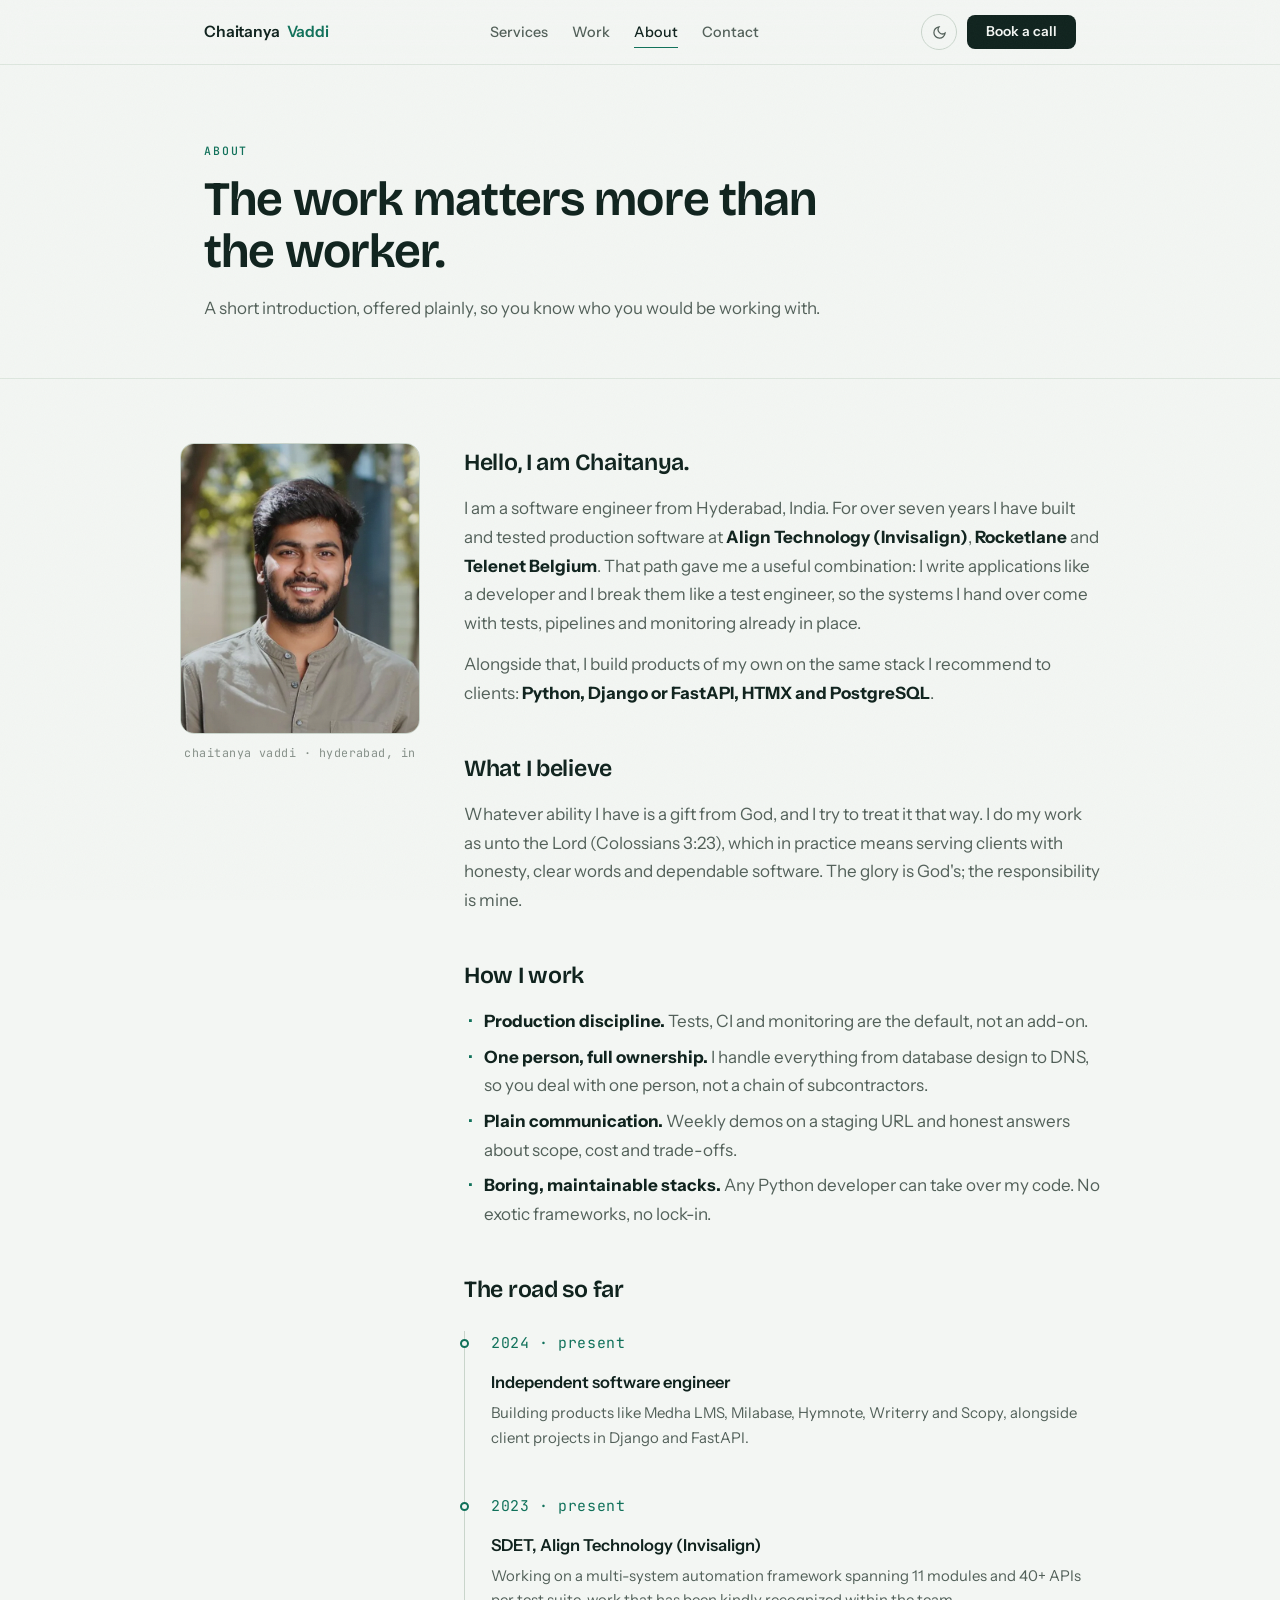
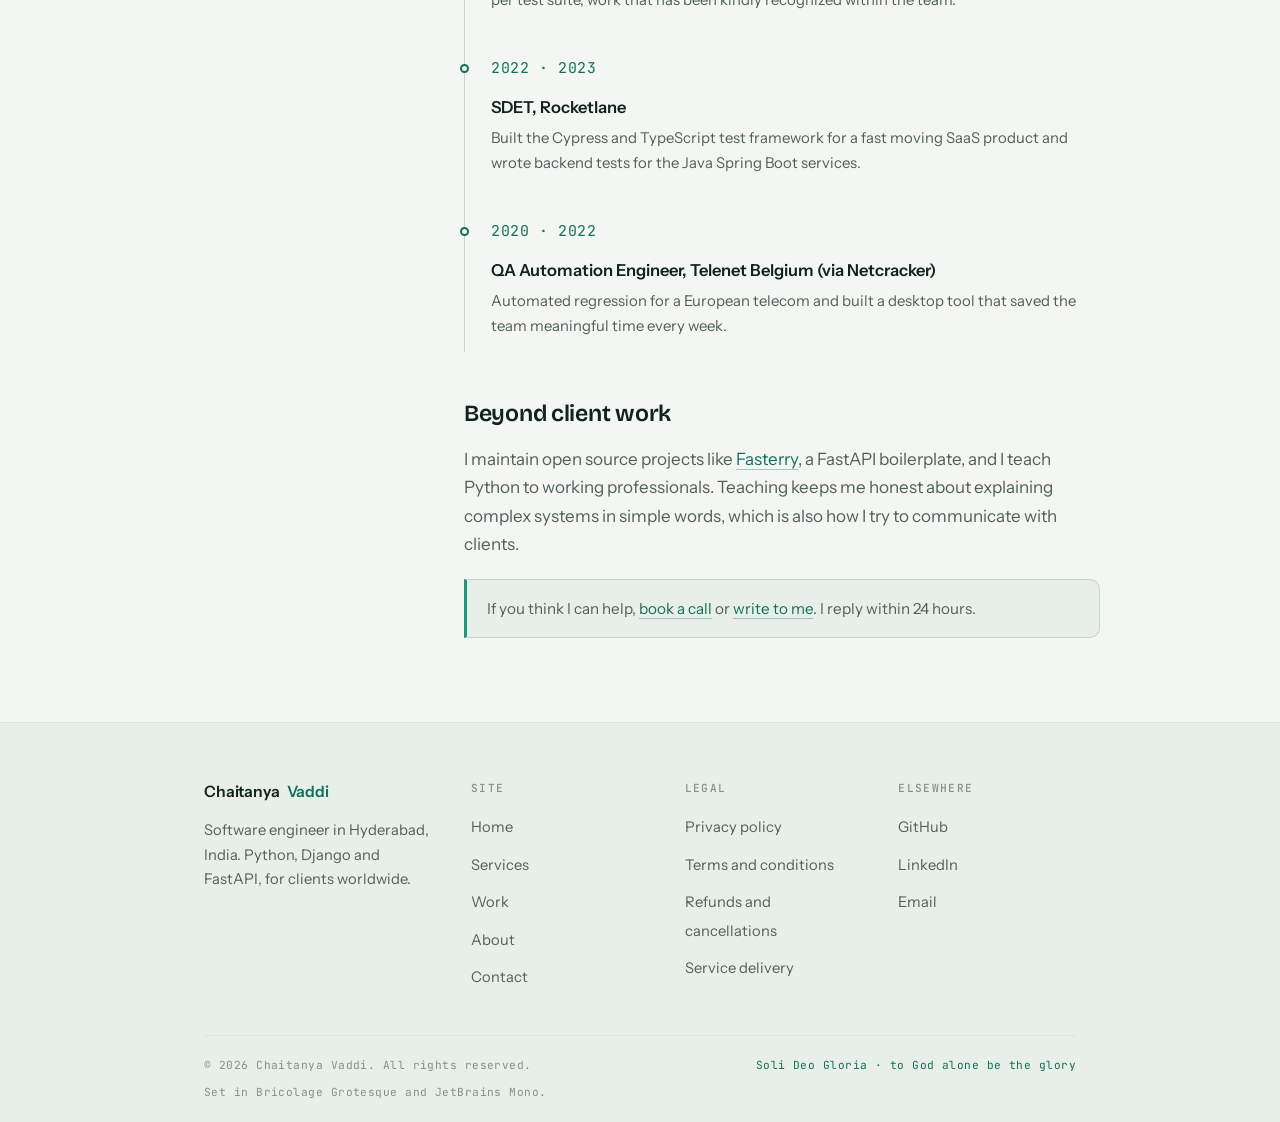
<file: about.html>
<!DOCTYPE html>
<html lang="en">
<head>
  <meta charset="UTF-8">
  <meta name="viewport" content="width=device-width, initial-scale=1.0">
  <title>About Chaitanya Vaddi | Software Engineer, Hyderabad</title>
  <meta name="description" content="Chaitanya Vaddi is a software engineer from Hyderabad, India, with 7+ years building and testing production software at Align Technology, Rocketlane and Telenet Belgium. Python, Django, FastAPI, PostgreSQL.">
  <link rel="canonical" href="https://chaitanyavaddi.in/about.html">
  <meta name="robots" content="index, follow">
  <meta property="og:type" content="profile">
  <meta property="og:url" content="https://chaitanyavaddi.in/about.html">
  <meta property="og:title" content="About Chaitanya Vaddi | Software Engineer, Hyderabad">
  <meta property="og:description" content="7+ years building and testing production software. Python, Django, FastAPI, PostgreSQL.">
  <meta property="og:image" content="https://chaitanyavaddi.in/assets/img/headshot.webp">
  <link rel="icon" type="image/svg+xml" href="/assets/img/favicon.svg">
  <script>(function(){try{var t=localStorage.getItem("cv-theme");if(t!=="dark"&&t!=="light"){t="light"}document.documentElement.setAttribute("data-theme",t)}catch(e){}})();</script>
  <link rel="preconnect" href="https://fonts.googleapis.com">
  <link rel="preconnect" href="https://fonts.gstatic.com" crossorigin>
  <link href="https://fonts.googleapis.com/css2?family=Bricolage+Grotesque:opsz,wght@12..96,400..700&family=Instrument+Sans:wght@400;500;600&family=JetBrains+Mono:wght@400;500&display=swap" rel="stylesheet">
  <link rel="stylesheet" href="/assets/css/style.css">
</head>
<body data-page="about">
  <div id="site-header"></div>

  <main id="main">
    <section class="page-hero">
      <div class="wrap">
        <p class="eyebrow">About</p>
        <h1>The work matters more than the worker.</h1>
        <p class="lede">A short introduction, offered plainly, so you know who you would be working with.</p>
      </div>
    </section>

    <div class="wrap about-grid">
      <aside class="about-photo reveal">
        <img src="/assets/img/headshot.webp" alt="Chaitanya Vaddi" width="720" height="875" loading="lazy">
        <p class="mono-note">chaitanya vaddi · hyderabad, in</p>
      </aside>

      <div class="prose" style="padding:0">
        <h2>Hello, I am Chaitanya.</h2>
        <p>I am a software engineer from Hyderabad, India. For over seven years I have built and tested production software at <strong>Align Technology (Invisalign)</strong>, <strong>Rocketlane</strong> and <strong>Telenet Belgium</strong>. That path gave me a useful combination: I write applications like a developer and I break them like a test engineer, so the systems I hand over come with tests, pipelines and monitoring already in place.</p>
        <p>Alongside that, I build products of my own on the same stack I recommend to clients: <strong>Python, Django or FastAPI, HTMX and PostgreSQL</strong>.</p>

        <h2>What I believe</h2>
        <p>Whatever ability I have is a gift from God, and I try to treat it that way. I do my work as unto the Lord (Colossians 3:23), which in practice means serving clients with honesty, clear words and dependable software. The glory is God's; the responsibility is mine.</p>

        <h2>How I work</h2>
        <ul>
          <li><strong>Production discipline.</strong> Tests, CI and monitoring are the default, not an add-on.</li>
          <li><strong>One person, full ownership.</strong> I handle everything from database design to DNS, so you deal with one person, not a chain of subcontractors.</li>
          <li><strong>Plain communication.</strong> Weekly demos on a staging URL and honest answers about scope, cost and trade-offs.</li>
          <li><strong>Boring, maintainable stacks.</strong> Any Python developer can take over my code. No exotic frameworks, no lock-in.</li>
        </ul>

        <h2>The road so far</h2>
        <div class="timeline">
          <div class="timeline-item">
            <p class="mono-note">2024 · present</p>
            <h3>Independent software engineer</h3>
            <p>Building products like Medha LMS, Milabase, Hymnote, Writerry and Scopy, alongside client projects in Django and FastAPI.</p>
          </div>
          <div class="timeline-item">
            <p class="mono-note">2023 · present</p>
            <h3>SDET, Align Technology (Invisalign)</h3>
            <p>Working on a multi-system automation framework spanning 11 modules and 40+ APIs per test suite, work that has been kindly recognized within the team.</p>
          </div>
          <div class="timeline-item">
            <p class="mono-note">2022 · 2023</p>
            <h3>SDET, Rocketlane</h3>
            <p>Built the Cypress and TypeScript test framework for a fast moving SaaS product and wrote backend tests for the Java Spring Boot services.</p>
          </div>
          <div class="timeline-item">
            <p class="mono-note">2020 · 2022</p>
            <h3>QA Automation Engineer, Telenet Belgium (via Netcracker)</h3>
            <p>Automated regression for a European telecom and built a desktop tool that saved the team meaningful time every week.</p>
          </div>
        </div>

        <h2>Beyond client work</h2>
        <p>I maintain open source projects like <a href="https://github.com/chaitanyavaddi/fasterry" target="_blank" rel="noopener">Fasterry</a>, a FastAPI boilerplate, and I teach Python to working professionals. Teaching keeps me honest about explaining complex systems in simple words, which is also how I try to communicate with clients.</p>

        <div class="callout">If you think I can help, <a href="https://cal.com/chaitanyavaddi/project-enquiry" target="_blank" rel="noopener">book a call</a> or <a href="mailto:hellochaitanyavaddi@gmail.com">write to me</a>. I reply within 24 hours.</div>
      </div>
    </div>
  </main>

  <div id="site-footer"></div>

  <script src="/assets/js/main.js" defer></script>
</body>
</html>
</file>
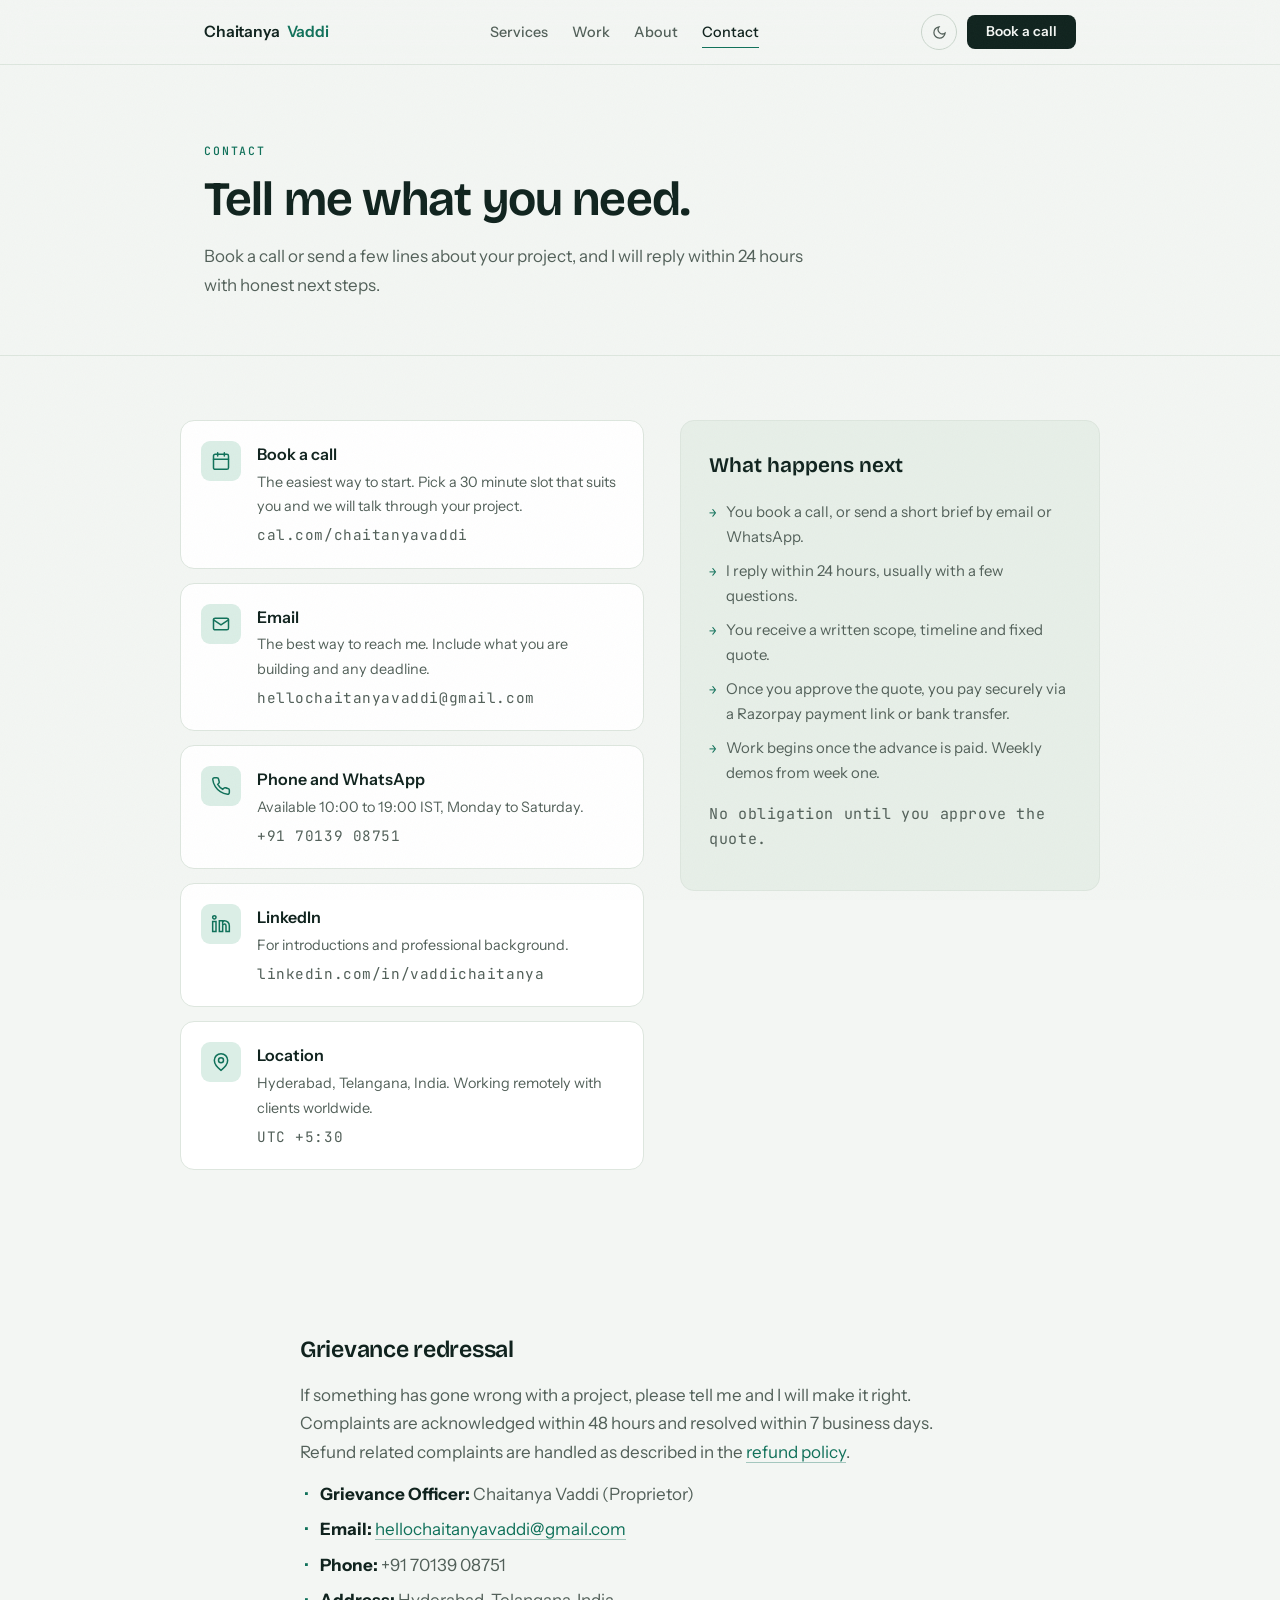
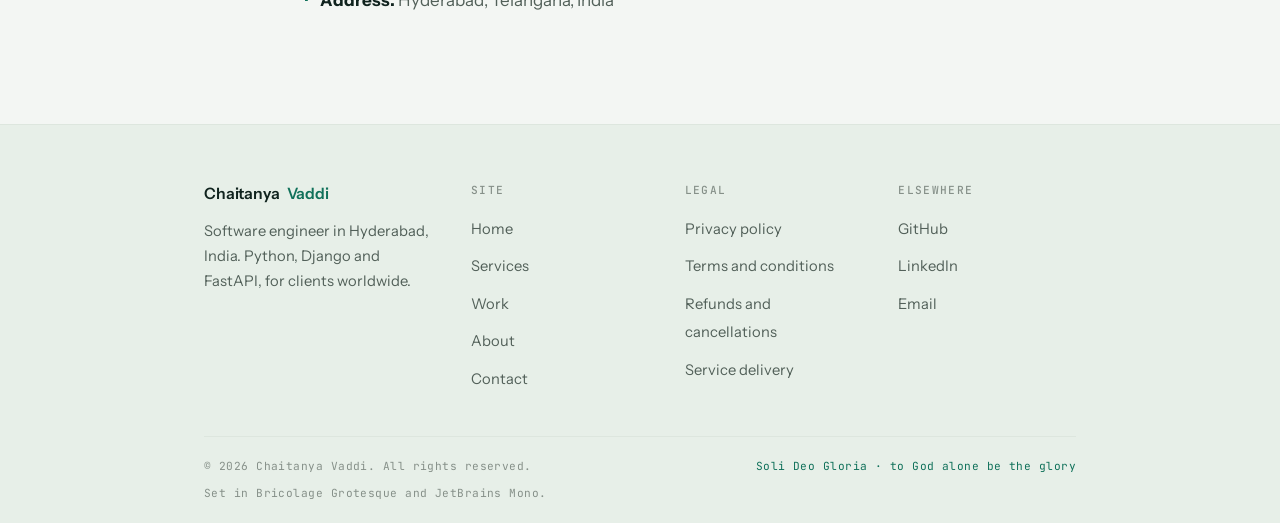
<file: contact.html>
<!DOCTYPE html>
<html lang="en">
<head>
  <meta charset="UTF-8">
  <meta name="viewport" content="width=device-width, initial-scale=1.0">
  <title>Contact | Chaitanya Vaddi, Software Engineer, Hyderabad</title>
  <meta name="description" content="Contact Chaitanya Vaddi, software engineer in Hyderabad, India. Email hellochaitanyavaddi@gmail.com or call +91 70139 08751. Replies within 24 hours.">
  <link rel="canonical" href="https://chaitanyavaddi.in/contact.html">
  <meta name="robots" content="index, follow">
  <meta property="og:type" content="website">
  <meta property="og:url" content="https://chaitanyavaddi.in/contact.html">
  <meta property="og:title" content="Contact Chaitanya Vaddi | Software Engineer, Hyderabad">
  <meta property="og:description" content="Email, phone or WhatsApp. Replies within 24 hours, and a written quote before any payment.">
  <meta property="og:image" content="https://chaitanyavaddi.in/assets/img/headshot.webp">
  <link rel="icon" type="image/svg+xml" href="/assets/img/favicon.svg">
  <script>(function(){try{var t=localStorage.getItem("cv-theme");if(t!=="dark"&&t!=="light"){t="light"}document.documentElement.setAttribute("data-theme",t)}catch(e){}})();</script>
  <link rel="preconnect" href="https://fonts.googleapis.com">
  <link rel="preconnect" href="https://fonts.gstatic.com" crossorigin>
  <link href="https://fonts.googleapis.com/css2?family=Bricolage+Grotesque:opsz,wght@12..96,400..700&family=Instrument+Sans:wght@400;500;600&family=JetBrains+Mono:wght@400;500&display=swap" rel="stylesheet">
  <link rel="stylesheet" href="/assets/css/style.css">
  <script type="application/ld+json">
  {
    "@context": "https://schema.org",
    "@type": "ContactPage",
    "url": "https://chaitanyavaddi.in/contact.html",
    "about": {
      "@type": "Person",
      "name": "Chaitanya Vaddi",
      "email": "mailto:hellochaitanyavaddi@gmail.com",
      "telephone": "+917013908751",
      "address": { "@type": "PostalAddress", "addressLocality": "Hyderabad", "addressRegion": "Telangana", "addressCountry": "IN" }
    }
  }
  </script>
</head>
<body data-page="contact">
  <div id="site-header"></div>

  <main id="main">
    <section class="page-hero">
      <div class="wrap">
        <p class="eyebrow">Contact</p>
        <h1>Tell me what you need.</h1>
        <p class="lede">Book a call or send a few lines about your project, and I will reply within 24 hours with honest next steps.</p>
      </div>
    </section>

    <div class="wrap contact-grid">
      <div class="contact-methods">
        <a class="contact-card reveal" href="https://cal.com/chaitanyavaddi/project-enquiry" target="_blank" rel="noopener">
          <span class="contact-icon">
            <svg width="20" height="20" viewBox="0 0 24 24" fill="none" stroke="currentColor" stroke-width="1.8" stroke-linecap="round"><rect x="3" y="4" width="18" height="18" rx="2"/><path d="M16 2v4M8 2v4M3 10h18"/></svg>
          </span>
          <span>
            <h3>Book a call</h3>
            <p>The easiest way to start. Pick a 30 minute slot that suits you and we will talk through your project.</p>
            <p class="mono-note">cal.com/chaitanyavaddi</p>
          </span>
        </a>
        <a class="contact-card reveal" data-delay="60" href="mailto:hellochaitanyavaddi@gmail.com">
          <span class="contact-icon">
            <svg width="20" height="20" viewBox="0 0 24 24" fill="none" stroke="currentColor" stroke-width="1.8" stroke-linecap="round"><rect x="3" y="5" width="18" height="14" rx="2"/><path d="m3 7 9 6 9-6"/></svg>
          </span>
          <span>
            <h3>Email</h3>
            <p>The best way to reach me. Include what you are building and any deadline.</p>
            <p class="mono-note">hellochaitanyavaddi@gmail.com</p>
          </span>
        </a>
        <a class="contact-card reveal" data-delay="120" href="tel:+917013908751">
          <span class="contact-icon">
            <svg width="20" height="20" viewBox="0 0 24 24" fill="none" stroke="currentColor" stroke-width="1.8" stroke-linecap="round"><path d="M22 16.92v3a2 2 0 0 1-2.18 2 19.79 19.79 0 0 1-8.63-3.07 19.5 19.5 0 0 1-6-6 19.79 19.79 0 0 1-3.07-8.67A2 2 0 0 1 4.11 2h3a2 2 0 0 1 2 1.72c.127.96.361 1.903.7 2.81a2 2 0 0 1-.45 2.11L8.09 9.91a16 16 0 0 0 6 6l1.27-1.27a2 2 0 0 1 2.11-.45c.907.339 1.85.573 2.81.7A2 2 0 0 1 22 16.92z"/></svg>
          </span>
          <span>
            <h3>Phone and WhatsApp</h3>
            <p>Available 10:00 to 19:00 IST, Monday to Saturday.</p>
            <p class="mono-note">+91 70139 08751</p>
          </span>
        </a>
        <a class="contact-card reveal" data-delay="180" href="https://www.linkedin.com/in/vaddichaitanya/" target="_blank" rel="noopener">
          <span class="contact-icon">
            <svg width="20" height="20" viewBox="0 0 24 24" fill="none" stroke="currentColor" stroke-width="1.8" stroke-linecap="round"><path d="M16 8a6 6 0 0 1 6 6v7h-4v-7a2 2 0 0 0-4 0v7h-4V8h4v2a6 6 0 0 1 2-2z"/><rect x="2" y="9" width="4" height="12"/><circle cx="4" cy="4" r="2"/></svg>
          </span>
          <span>
            <h3>LinkedIn</h3>
            <p>For introductions and professional background.</p>
            <p class="mono-note">linkedin.com/in/vaddichaitanya</p>
          </span>
        </a>
        <div class="contact-card reveal" data-delay="240">
          <span class="contact-icon">
            <svg width="20" height="20" viewBox="0 0 24 24" fill="none" stroke="currentColor" stroke-width="1.8" stroke-linecap="round"><path d="M20 10c0 6-8 12-8 12s-8-6-8-12a8 8 0 0 1 16 0z"/><circle cx="12" cy="10" r="3"/></svg>
          </span>
          <span>
            <h3>Location</h3>
            <p>Hyderabad, Telangana, India. Working remotely with clients worldwide.</p>
            <p class="mono-note">UTC +5:30</p>
          </span>
        </div>
      </div>

      <aside class="contact-aside reveal" data-delay="120">
        <h2>What happens next</h2>
        <ul>
          <li>You book a call, or send a short brief by email or WhatsApp.</li>
          <li>I reply within 24 hours, usually with a few questions.</li>
          <li>You receive a written scope, timeline and fixed quote.</li>
          <li>Once you approve the quote, you pay securely via a Razorpay payment link or bank transfer.</li>
          <li>Work begins once the advance is paid. Weekly demos from week one.</li>
        </ul>
        <p class="mono-note">No obligation until you approve the quote.</p>
      </aside>
    </div>

    <div class="prose-wrap prose">
      <h2 id="grievance">Grievance redressal</h2>
      <p>If something has gone wrong with a project, please tell me and I will make it right. Complaints are acknowledged within 48 hours and resolved within 7 business days. Refund related complaints are handled as described in the <a href="/refunds.html">refund policy</a>.</p>
      <ul>
        <li><strong>Grievance Officer:</strong> Chaitanya Vaddi (Proprietor)</li>
        <li><strong>Email:</strong> <a href="mailto:hellochaitanyavaddi@gmail.com">hellochaitanyavaddi@gmail.com</a></li>
        <li><strong>Phone:</strong> +91 70139 08751</li>
        <li><strong>Address:</strong> Hyderabad, Telangana, India</li>
      </ul>
    </div>
  </main>

  <div id="site-footer"></div>

  <script src="/assets/js/main.js" defer></script>
</body>
</html>
</file>
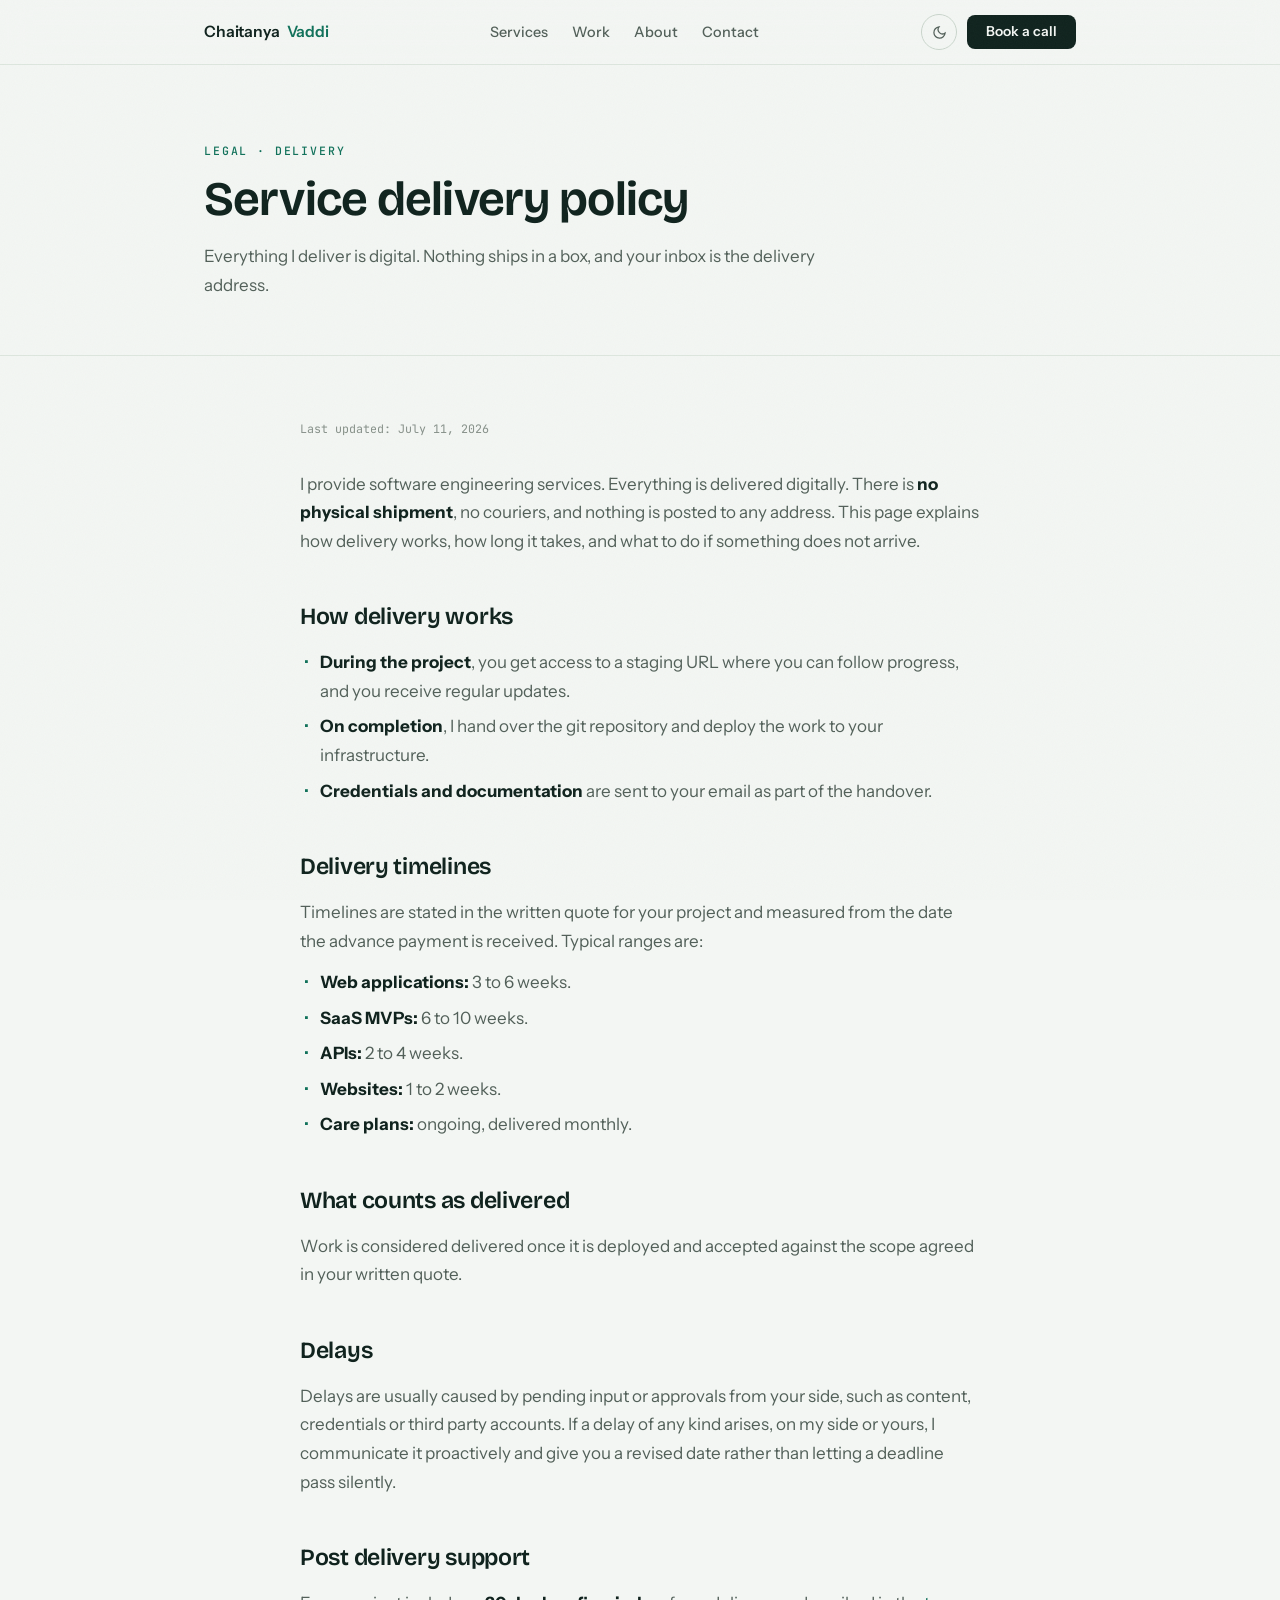
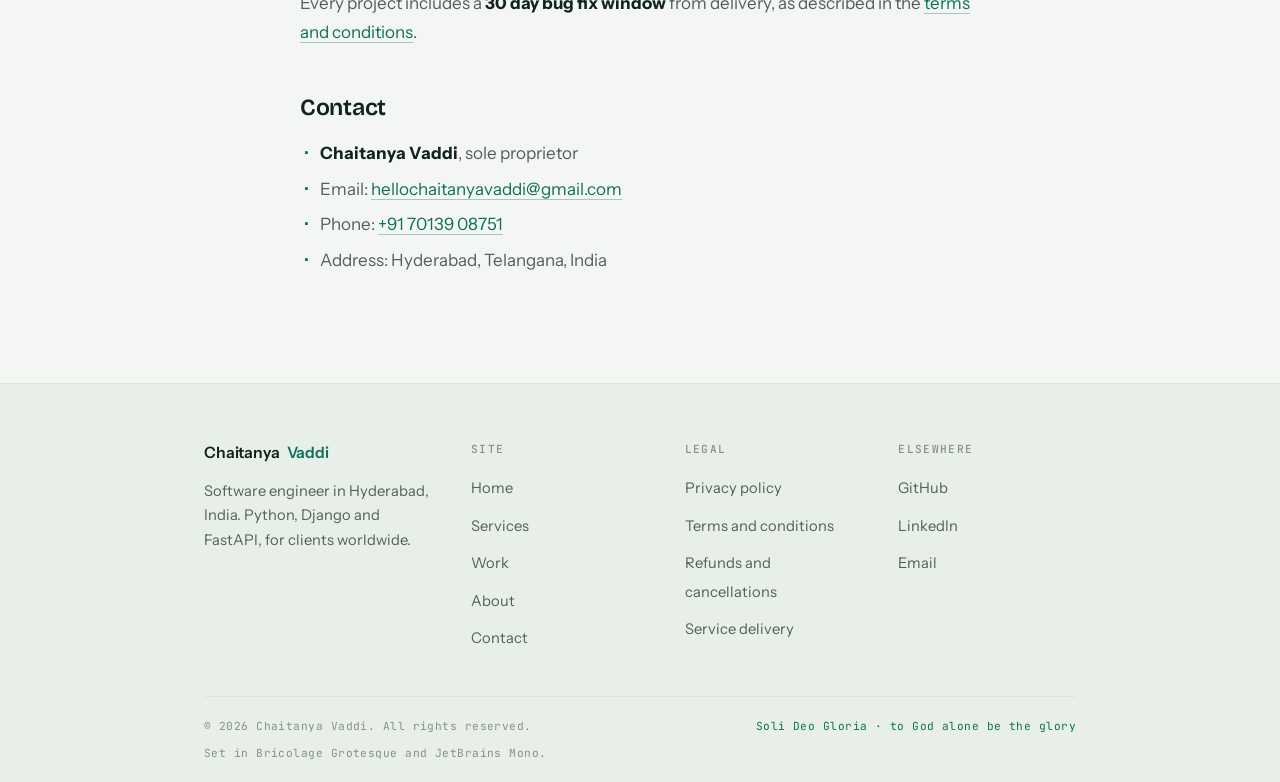
<file: delivery.html>
<!DOCTYPE html>
<html lang="en">
<head>
  <meta charset="UTF-8">
  <meta name="viewport" content="width=device-width, initial-scale=1.0">
  <title>Service Delivery Policy | Chaitanya Vaddi</title>
  <meta name="description" content="Service delivery policy for chaitanyavaddi.in: everything is delivered digitally, there is no physical shipment, and services are delivered per the written quote.">
  <link rel="canonical" href="https://chaitanyavaddi.in/delivery.html">
  <meta name="robots" content="index, follow">
  <meta property="og:type" content="website">
  <meta property="og:url" content="https://chaitanyavaddi.in/delivery.html">
  <meta property="og:title" content="Service Delivery Policy | Chaitanya Vaddi">
  <meta property="og:description" content="No physical shipment: software engineering services are delivered digitally per the written quote.">
  <meta property="og:image" content="https://chaitanyavaddi.in/assets/img/art-oasis.webp">
  <link rel="icon" type="image/svg+xml" href="/assets/img/favicon.svg">
  <script>(function(){try{var t=localStorage.getItem("cv-theme");if(t!=="dark"&&t!=="light"){t="light"}document.documentElement.setAttribute("data-theme",t)}catch(e){}})();</script>
  <link rel="preconnect" href="https://fonts.googleapis.com">
  <link rel="preconnect" href="https://fonts.gstatic.com" crossorigin>
  <link href="https://fonts.googleapis.com/css2?family=Bricolage+Grotesque:opsz,wght@12..96,400..700&family=Instrument+Sans:wght@400;500;600&family=JetBrains+Mono:wght@400;500&display=swap" rel="stylesheet">
  <link rel="stylesheet" href="/assets/css/style.css">
</head>
<body data-page="legal">
  <div id="site-header"></div>

  <main id="main">
    <section class="page-hero">
      <div class="wrap">
        <p class="eyebrow">Legal · delivery</p>
        <h1>Service delivery policy</h1>
        <p class="lede">Everything I deliver is digital. Nothing ships in a box, and your inbox is the delivery address.</p>
      </div>
    </section>

    <div class="prose-wrap prose">
      <p class="policy-updated">Last updated: July 11, 2026</p>

      <p>I provide software engineering services. Everything is delivered digitally. There is <strong>no physical shipment</strong>, no couriers, and nothing is posted to any address. This page explains how delivery works, how long it takes, and what to do if something does not arrive.</p>

      <h2>How delivery works</h2>
      <ul>
        <li><strong>During the project</strong>, you get access to a staging URL where you can follow progress, and you receive regular updates.</li>
        <li><strong>On completion</strong>, I hand over the git repository and deploy the work to your infrastructure.</li>
        <li><strong>Credentials and documentation</strong> are sent to your email as part of the handover.</li>
      </ul>

      <h2>Delivery timelines</h2>
      <p>Timelines are stated in the written quote for your project and measured from the date the advance payment is received. Typical ranges are:</p>
      <ul>
        <li><strong>Web applications:</strong> 3 to 6 weeks.</li>
        <li><strong>SaaS MVPs:</strong> 6 to 10 weeks.</li>
        <li><strong>APIs:</strong> 2 to 4 weeks.</li>
        <li><strong>Websites:</strong> 1 to 2 weeks.</li>
        <li><strong>Care plans:</strong> ongoing, delivered monthly.</li>
      </ul>

      <h2>What counts as delivered</h2>
      <p>Work is considered delivered once it is deployed and accepted against the scope agreed in your written quote.</p>

      <h2>Delays</h2>
      <p>Delays are usually caused by pending input or approvals from your side, such as content, credentials or third party accounts. If a delay of any kind arises, on my side or yours, I communicate it proactively and give you a revised date rather than letting a deadline pass silently.</p>

      <h2>Post delivery support</h2>
      <p>Every project includes a <strong>30 day bug fix window</strong> from delivery, as described in the <a href="/terms.html">terms and conditions</a>.</p>

      <h2>Contact</h2>
      <ul>
        <li><strong>Chaitanya Vaddi</strong>, sole proprietor</li>
        <li>Email: <a href="mailto:hellochaitanyavaddi@gmail.com">hellochaitanyavaddi@gmail.com</a></li>
        <li>Phone: <a href="tel:+917013908751">+91 70139 08751</a></li>
        <li>Address: Hyderabad, Telangana, India</li>
      </ul>
    </div>
  </main>

  <div id="site-footer"></div>

  <script src="/assets/js/main.js" defer></script>
</body>
</html>
</file>
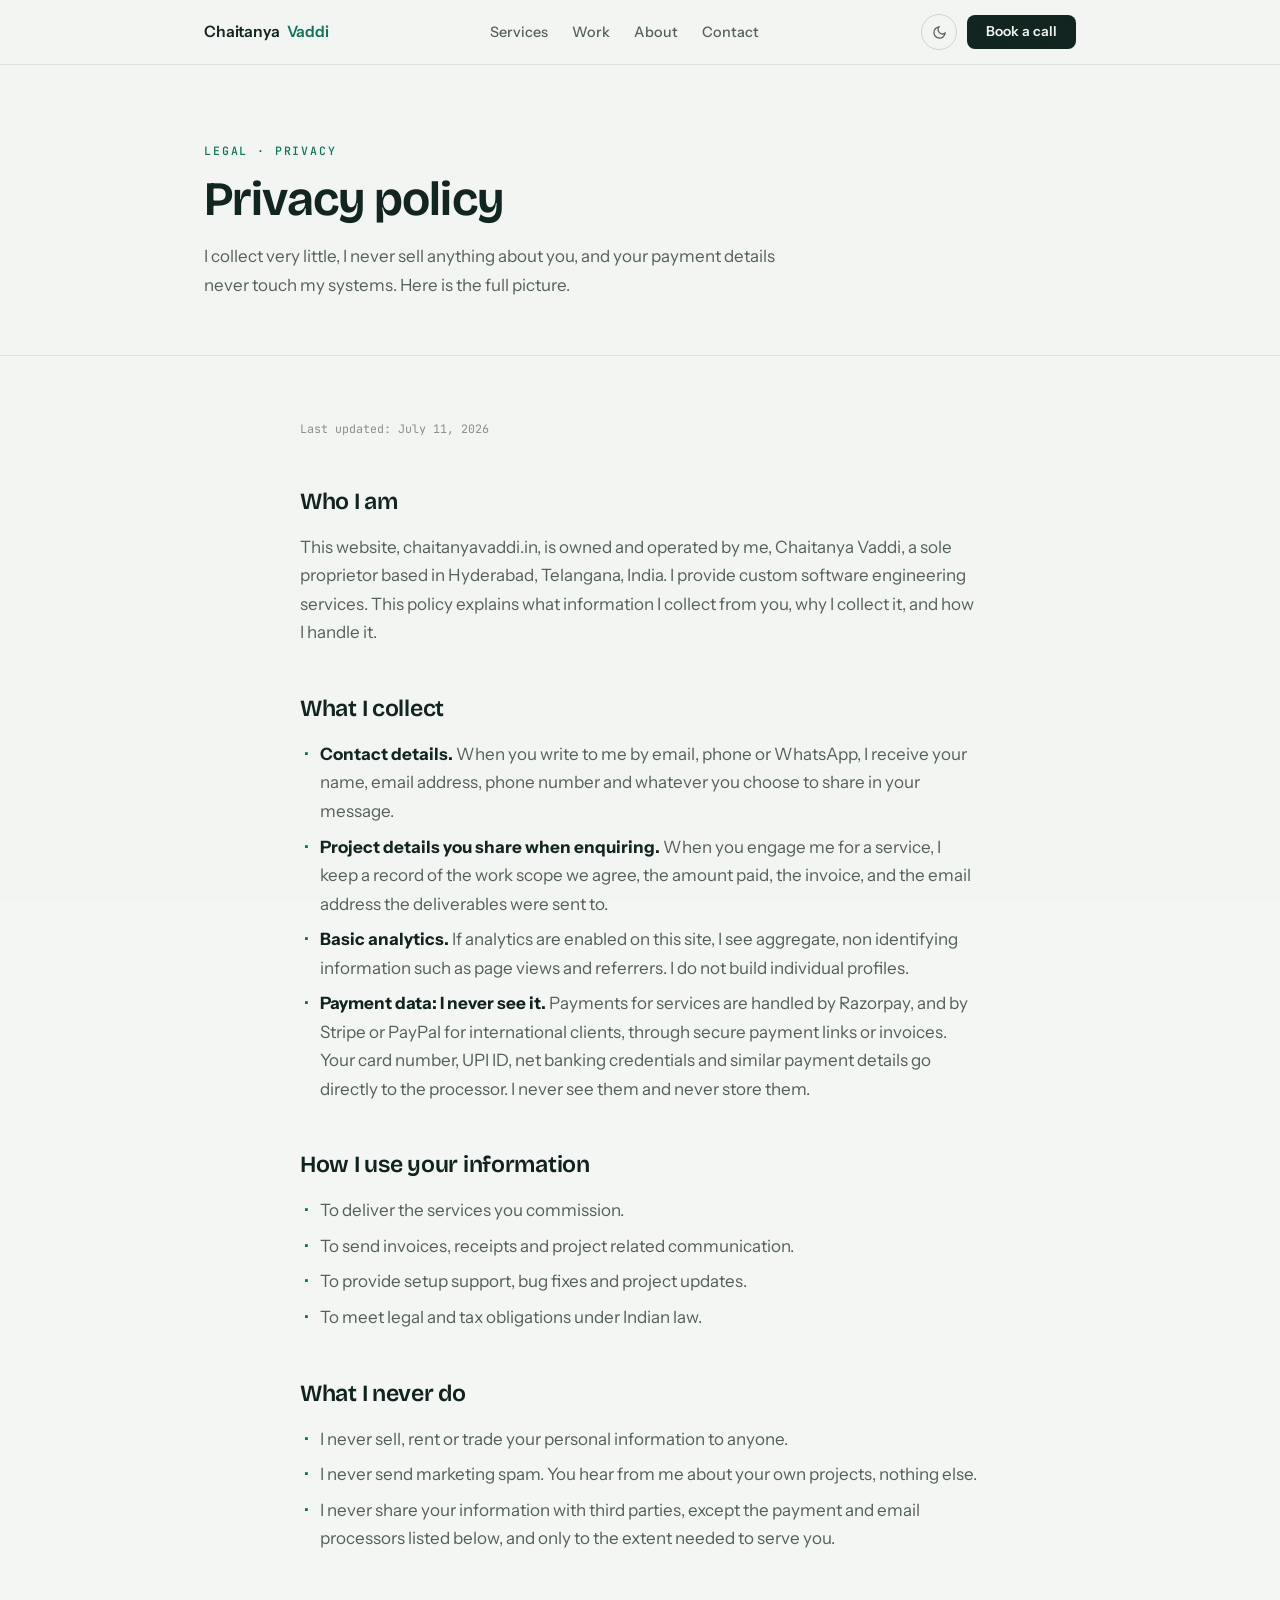
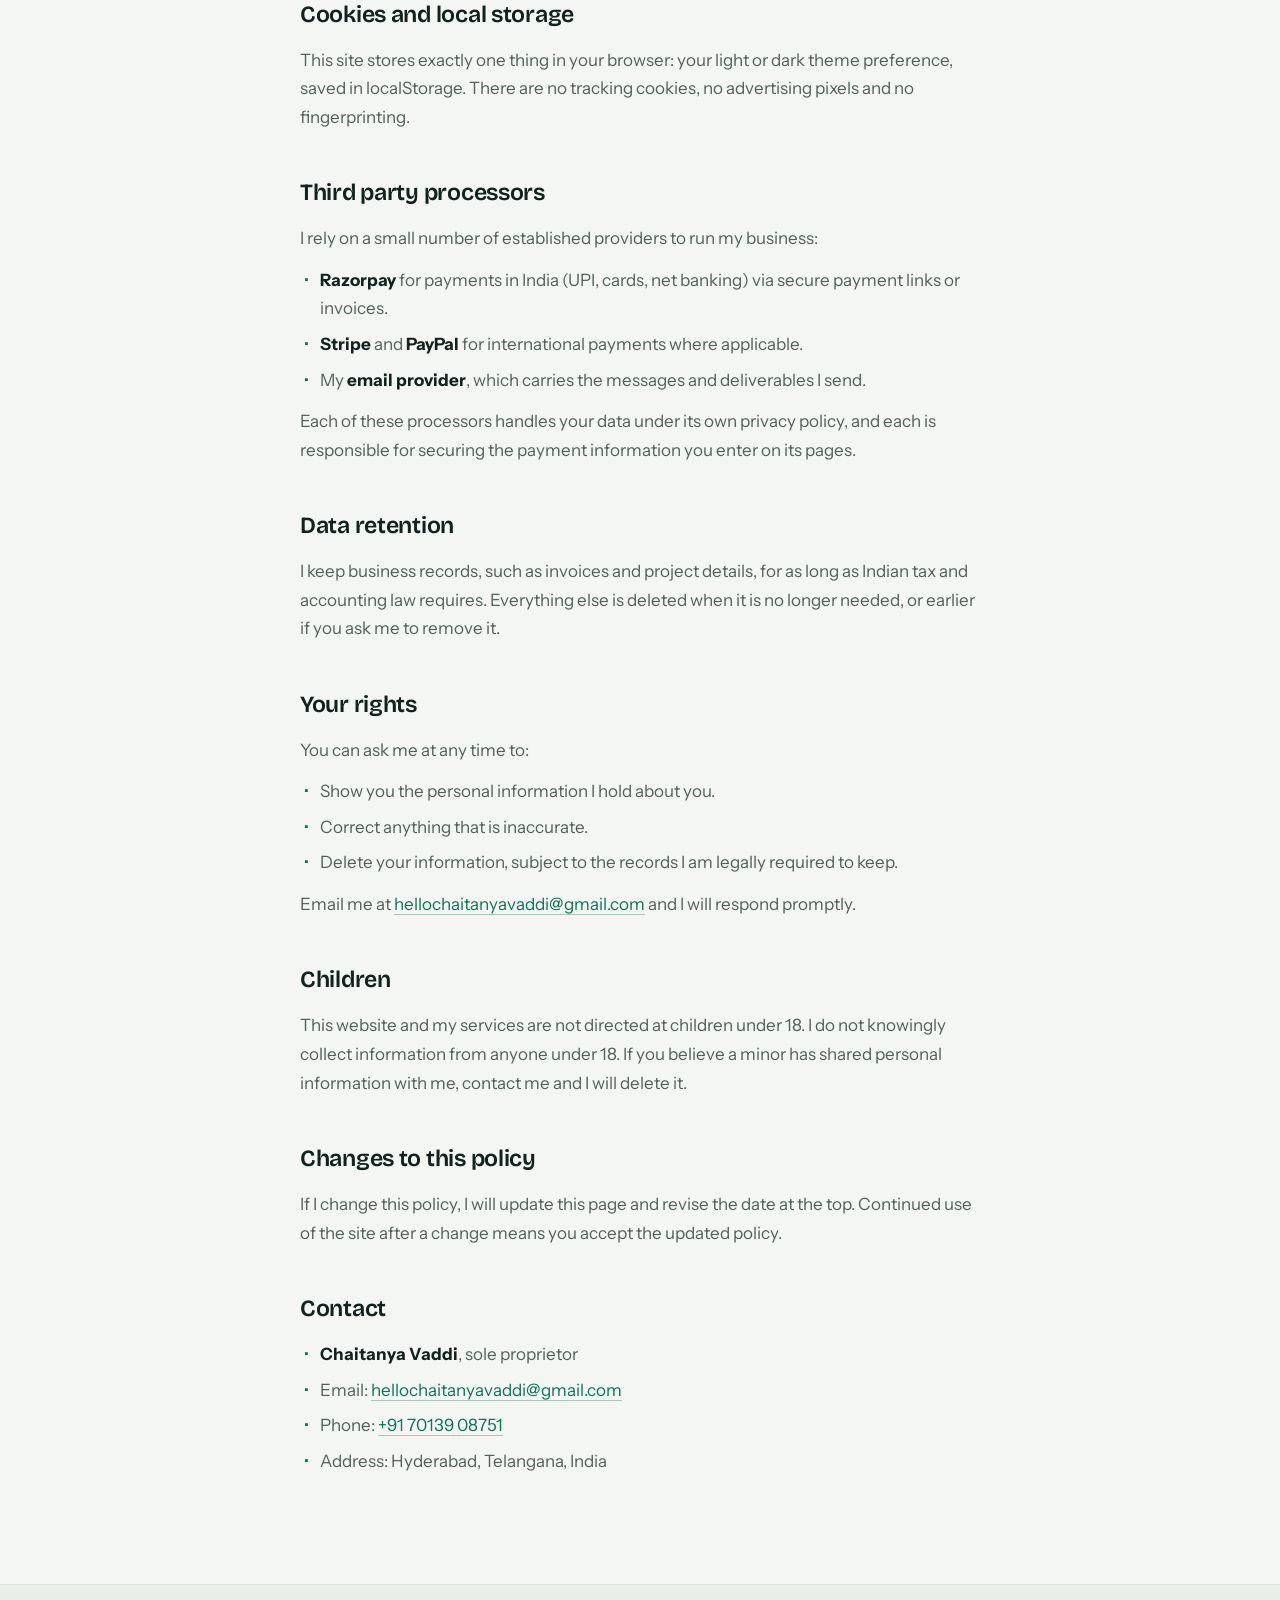
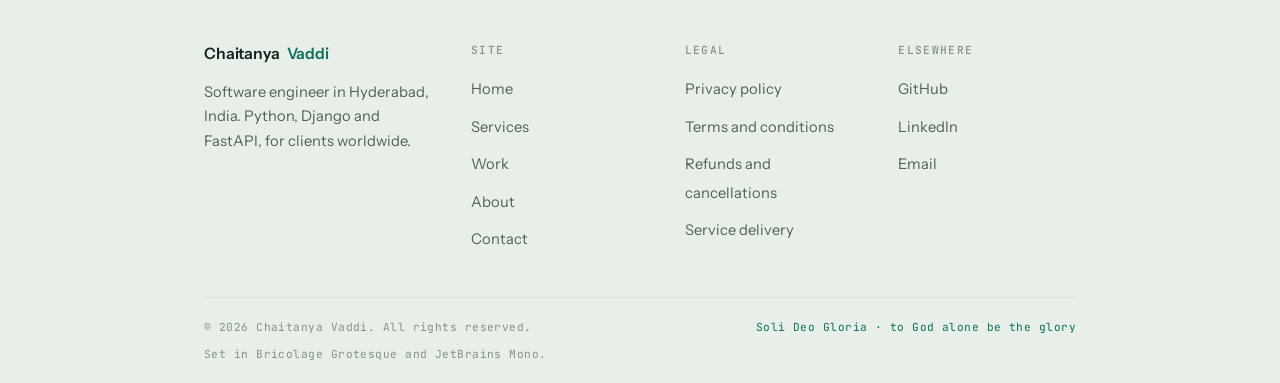
<file: privacy.html>
<!DOCTYPE html>
<html lang="en">
<head>
  <meta charset="UTF-8">
  <meta name="viewport" content="width=device-width, initial-scale=1.0">
  <title>Privacy Policy | Chaitanya Vaddi</title>
  <meta name="description" content="Privacy policy for chaitanyavaddi.in: what information I collect, how I use it, the payment processors I rely on, and your rights over your data.">
  <link rel="canonical" href="https://chaitanyavaddi.in/privacy.html">
  <meta name="robots" content="index, follow">
  <meta property="og:type" content="website">
  <meta property="og:url" content="https://chaitanyavaddi.in/privacy.html">
  <meta property="og:title" content="Privacy Policy | Chaitanya Vaddi">
  <meta property="og:description" content="How chaitanyavaddi.in collects, uses and protects your information.">
  <meta property="og:image" content="https://chaitanyavaddi.in/assets/img/art-oasis.webp">
  <link rel="icon" type="image/svg+xml" href="/assets/img/favicon.svg">
  <script>(function(){try{var t=localStorage.getItem("cv-theme");if(t!=="dark"&&t!=="light"){t="light"}document.documentElement.setAttribute("data-theme",t)}catch(e){}})();</script>
  <link rel="preconnect" href="https://fonts.googleapis.com">
  <link rel="preconnect" href="https://fonts.gstatic.com" crossorigin>
  <link href="https://fonts.googleapis.com/css2?family=Bricolage+Grotesque:opsz,wght@12..96,400..700&family=Instrument+Sans:wght@400;500;600&family=JetBrains+Mono:wght@400;500&display=swap" rel="stylesheet">
  <link rel="stylesheet" href="/assets/css/style.css">
</head>
<body data-page="legal">
  <div id="site-header"></div>

  <main id="main">
    <section class="page-hero">
      <div class="wrap">
        <p class="eyebrow">Legal · privacy</p>
        <h1>Privacy policy</h1>
        <p class="lede">I collect very little, I never sell anything about you, and your payment details never touch my systems. Here is the full picture.</p>
      </div>
    </section>

    <div class="prose-wrap prose">
      <p class="policy-updated">Last updated: July 11, 2026</p>

      <h2>Who I am</h2>
      <p>This website, chaitanyavaddi.in, is owned and operated by me, Chaitanya Vaddi, a sole proprietor based in Hyderabad, Telangana, India. I provide custom software engineering services. This policy explains what information I collect from you, why I collect it, and how I handle it.</p>

      <h2>What I collect</h2>
      <ul>
        <li><strong>Contact details.</strong> When you write to me by email, phone or WhatsApp, I receive your name, email address, phone number and whatever you choose to share in your message.</li>
        <li><strong>Project details you share when enquiring.</strong> When you engage me for a service, I keep a record of the work scope we agree, the amount paid, the invoice, and the email address the deliverables were sent to.</li>
        <li><strong>Basic analytics.</strong> If analytics are enabled on this site, I see aggregate, non identifying information such as page views and referrers. I do not build individual profiles.</li>
        <li><strong>Payment data: I never see it.</strong> Payments for services are handled by Razorpay, and by Stripe or PayPal for international clients, through secure payment links or invoices. Your card number, UPI ID, net banking credentials and similar payment details go directly to the processor. I never see them and never store them.</li>
      </ul>

      <h2>How I use your information</h2>
      <ul>
        <li>To deliver the services you commission.</li>
        <li>To send invoices, receipts and project related communication.</li>
        <li>To provide setup support, bug fixes and project updates.</li>
        <li>To meet legal and tax obligations under Indian law.</li>
      </ul>

      <h2>What I never do</h2>
      <ul>
        <li>I never sell, rent or trade your personal information to anyone.</li>
        <li>I never send marketing spam. You hear from me about your own projects, nothing else.</li>
        <li>I never share your information with third parties, except the payment and email processors listed below, and only to the extent needed to serve you.</li>
      </ul>

      <h2>Cookies and local storage</h2>
      <p>This site stores exactly one thing in your browser: your light or dark theme preference, saved in localStorage. There are no tracking cookies, no advertising pixels and no fingerprinting.</p>

      <h2>Third party processors</h2>
      <p>I rely on a small number of established providers to run my business:</p>
      <ul>
        <li><strong>Razorpay</strong> for payments in India (UPI, cards, net banking) via secure payment links or invoices.</li>
        <li><strong>Stripe</strong> and <strong>PayPal</strong> for international payments where applicable.</li>
        <li>My <strong>email provider</strong>, which carries the messages and deliverables I send.</li>
      </ul>
      <p>Each of these processors handles your data under its own privacy policy, and each is responsible for securing the payment information you enter on its pages.</p>

      <h2>Data retention</h2>
      <p>I keep business records, such as invoices and project details, for as long as Indian tax and accounting law requires. Everything else is deleted when it is no longer needed, or earlier if you ask me to remove it.</p>

      <h2>Your rights</h2>
      <p>You can ask me at any time to:</p>
      <ul>
        <li>Show you the personal information I hold about you.</li>
        <li>Correct anything that is inaccurate.</li>
        <li>Delete your information, subject to the records I am legally required to keep.</li>
      </ul>
      <p>Email me at <a href="mailto:hellochaitanyavaddi@gmail.com">hellochaitanyavaddi@gmail.com</a> and I will respond promptly.</p>

      <h2>Children</h2>
      <p>This website and my services are not directed at children under 18. I do not knowingly collect information from anyone under 18. If you believe a minor has shared personal information with me, contact me and I will delete it.</p>

      <h2>Changes to this policy</h2>
      <p>If I change this policy, I will update this page and revise the date at the top. Continued use of the site after a change means you accept the updated policy.</p>

      <h2>Contact</h2>
      <ul>
        <li><strong>Chaitanya Vaddi</strong>, sole proprietor</li>
        <li>Email: <a href="mailto:hellochaitanyavaddi@gmail.com">hellochaitanyavaddi@gmail.com</a></li>
        <li>Phone: <a href="tel:+917013908751">+91 70139 08751</a></li>
        <li>Address: Hyderabad, Telangana, India</li>
      </ul>
    </div>
  </main>

  <div id="site-footer"></div>

  <script src="/assets/js/main.js" defer></script>
</body>
</html>
</file>
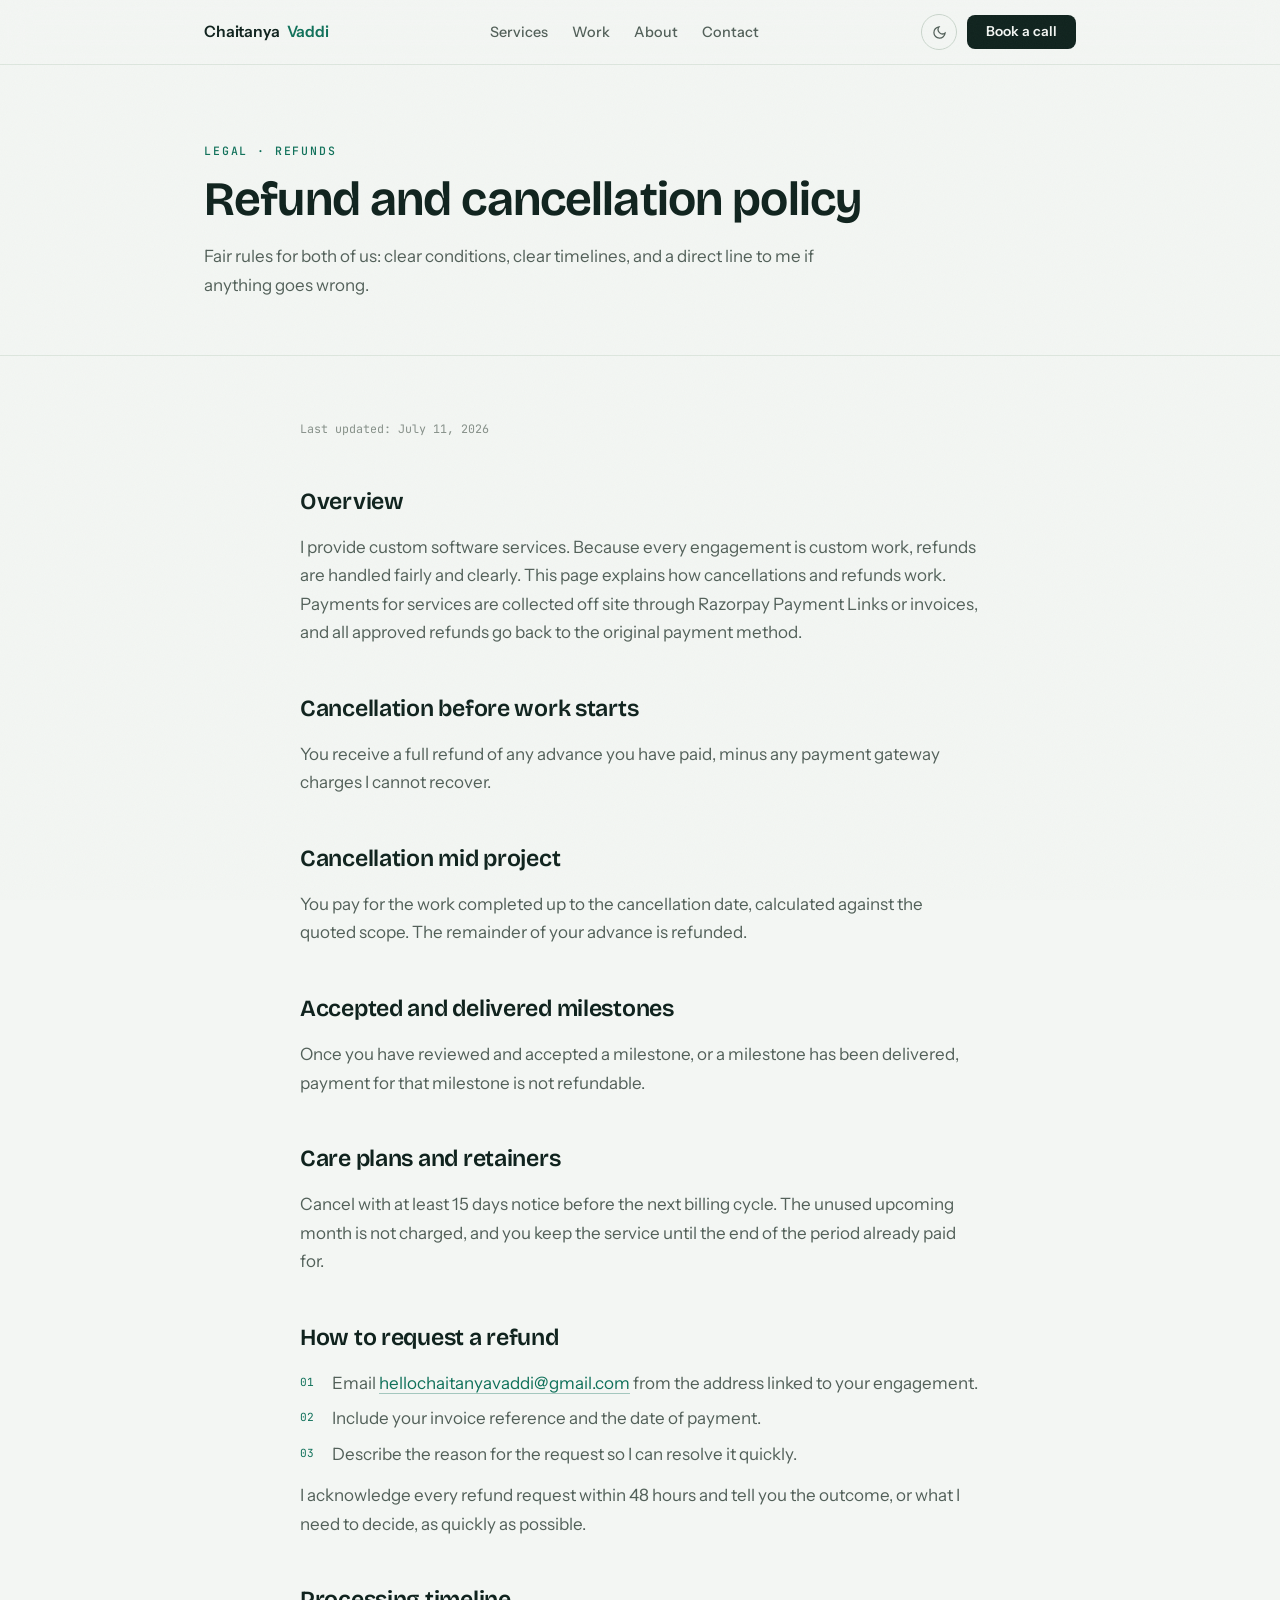
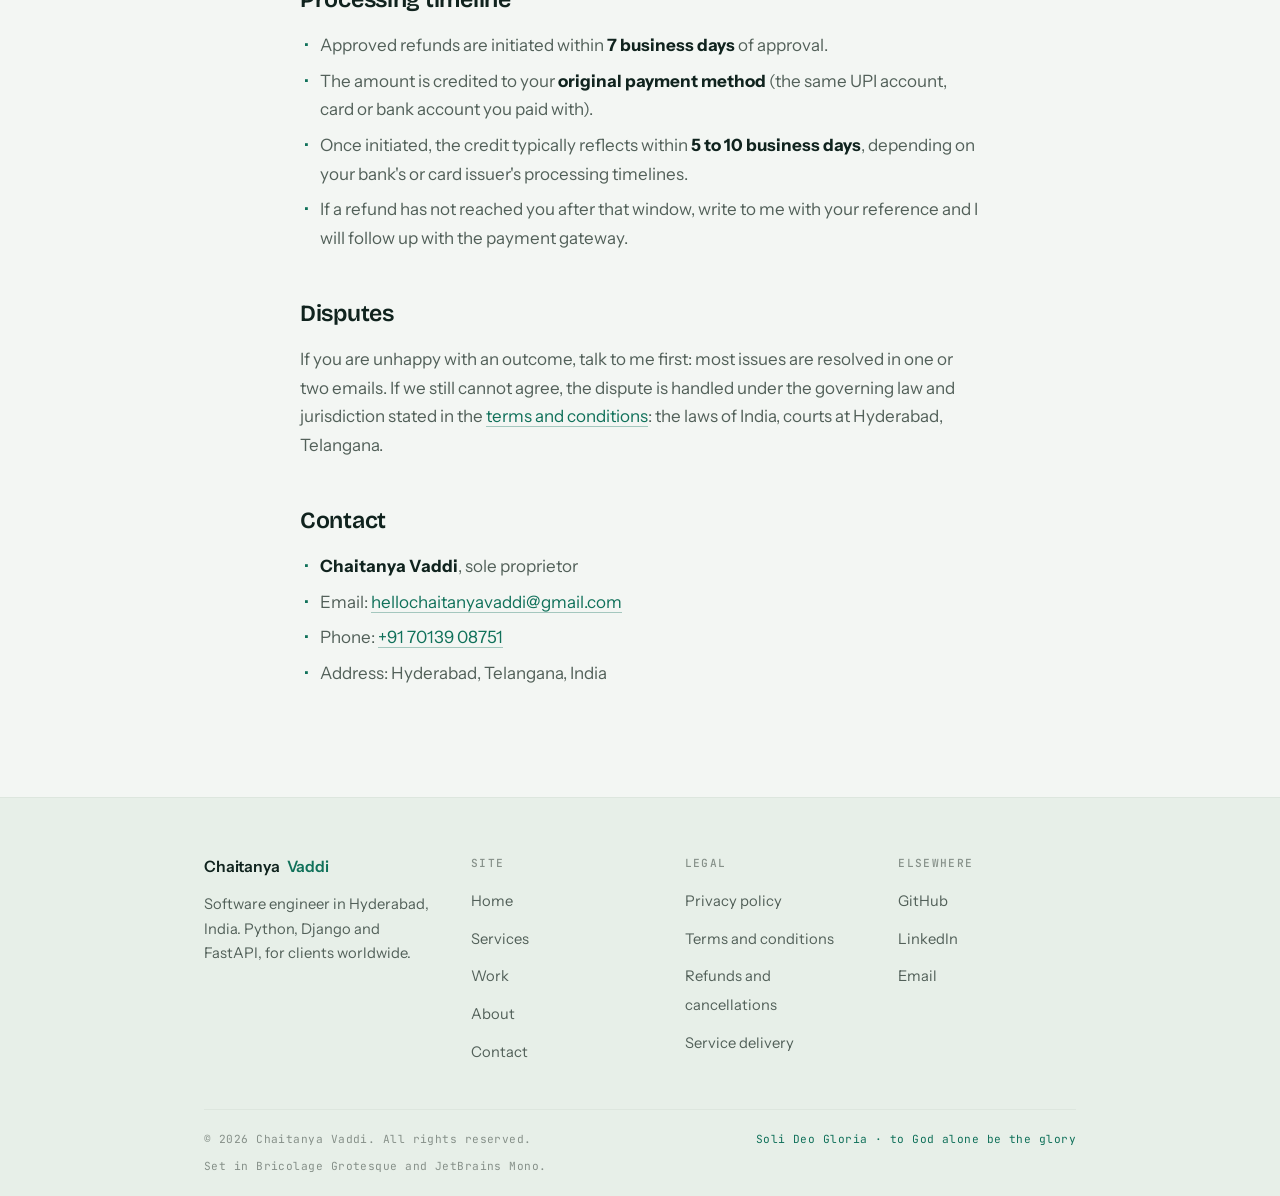
<file: refunds.html>
<!DOCTYPE html>
<html lang="en">
<head>
  <meta charset="UTF-8">
  <meta name="viewport" content="width=device-width, initial-scale=1.0">
  <title>Refund and Cancellation Policy | Chaitanya Vaddi</title>
  <meta name="description" content="Refund and cancellation policy for custom software services by Chaitanya Vaddi, including clear processing timelines for approved refunds.">
  <link rel="canonical" href="https://chaitanyavaddi.in/refunds.html">
  <meta name="robots" content="index, follow">
  <meta property="og:type" content="website">
  <meta property="og:url" content="https://chaitanyavaddi.in/refunds.html">
  <meta property="og:title" content="Refund and Cancellation Policy | Chaitanya Vaddi">
  <meta property="og:description" content="How cancellations and refunds work for custom projects and care plans, with clear processing timelines.">
  <meta property="og:image" content="https://chaitanyavaddi.in/assets/img/art-oasis.webp">
  <link rel="icon" type="image/svg+xml" href="/assets/img/favicon.svg">
  <script>(function(){try{var t=localStorage.getItem("cv-theme");if(t!=="dark"&&t!=="light"){t="light"}document.documentElement.setAttribute("data-theme",t)}catch(e){}})();</script>
  <link rel="preconnect" href="https://fonts.googleapis.com">
  <link rel="preconnect" href="https://fonts.gstatic.com" crossorigin>
  <link href="https://fonts.googleapis.com/css2?family=Bricolage+Grotesque:opsz,wght@12..96,400..700&family=Instrument+Sans:wght@400;500;600&family=JetBrains+Mono:wght@400;500&display=swap" rel="stylesheet">
  <link rel="stylesheet" href="/assets/css/style.css">
</head>
<body data-page="legal">
  <div id="site-header"></div>

  <main id="main">
    <section class="page-hero">
      <div class="wrap">
        <p class="eyebrow">Legal · refunds</p>
        <h1>Refund and cancellation policy</h1>
        <p class="lede">Fair rules for both of us: clear conditions, clear timelines, and a direct line to me if anything goes wrong.</p>
      </div>
    </section>

    <div class="prose-wrap prose">
      <p class="policy-updated">Last updated: July 11, 2026</p>

      <h2>Overview</h2>
      <p>I provide custom software services. Because every engagement is custom work, refunds are handled fairly and clearly. This page explains how cancellations and refunds work. Payments for services are collected off site through Razorpay Payment Links or invoices, and all approved refunds go back to the original payment method.</p>

      <h2>Cancellation before work starts</h2>
      <p>You receive a full refund of any advance you have paid, minus any payment gateway charges I cannot recover.</p>

      <h2>Cancellation mid project</h2>
      <p>You pay for the work completed up to the cancellation date, calculated against the quoted scope. The remainder of your advance is refunded.</p>

      <h2>Accepted and delivered milestones</h2>
      <p>Once you have reviewed and accepted a milestone, or a milestone has been delivered, payment for that milestone is not refundable.</p>

      <h2>Care plans and retainers</h2>
      <p>Cancel with at least 15 days notice before the next billing cycle. The unused upcoming month is not charged, and you keep the service until the end of the period already paid for.</p>

      <h2>How to request a refund</h2>
      <ol>
        <li>Email <a href="mailto:hellochaitanyavaddi@gmail.com">hellochaitanyavaddi@gmail.com</a> from the address linked to your engagement.</li>
        <li>Include your invoice reference and the date of payment.</li>
        <li>Describe the reason for the request so I can resolve it quickly.</li>
      </ol>
      <p>I acknowledge every refund request within 48 hours and tell you the outcome, or what I need to decide, as quickly as possible.</p>

      <h2>Processing timeline</h2>
      <ul>
        <li>Approved refunds are initiated within <strong>7 business days</strong> of approval.</li>
        <li>The amount is credited to your <strong>original payment method</strong> (the same UPI account, card or bank account you paid with).</li>
        <li>Once initiated, the credit typically reflects within <strong>5 to 10 business days</strong>, depending on your bank's or card issuer's processing timelines.</li>
        <li>If a refund has not reached you after that window, write to me with your reference and I will follow up with the payment gateway.</li>
      </ul>

      <h2>Disputes</h2>
      <p>If you are unhappy with an outcome, talk to me first: most issues are resolved in one or two emails. If we still cannot agree, the dispute is handled under the governing law and jurisdiction stated in the <a href="/terms.html">terms and conditions</a>: the laws of India, courts at Hyderabad, Telangana.</p>

      <h2>Contact</h2>
      <ul>
        <li><strong>Chaitanya Vaddi</strong>, sole proprietor</li>
        <li>Email: <a href="mailto:hellochaitanyavaddi@gmail.com">hellochaitanyavaddi@gmail.com</a></li>
        <li>Phone: <a href="tel:+917013908751">+91 70139 08751</a></li>
        <li>Address: Hyderabad, Telangana, India</li>
      </ul>
    </div>
  </main>

  <div id="site-footer"></div>

  <script src="/assets/js/main.js" defer></script>
</body>
</html>
</file>
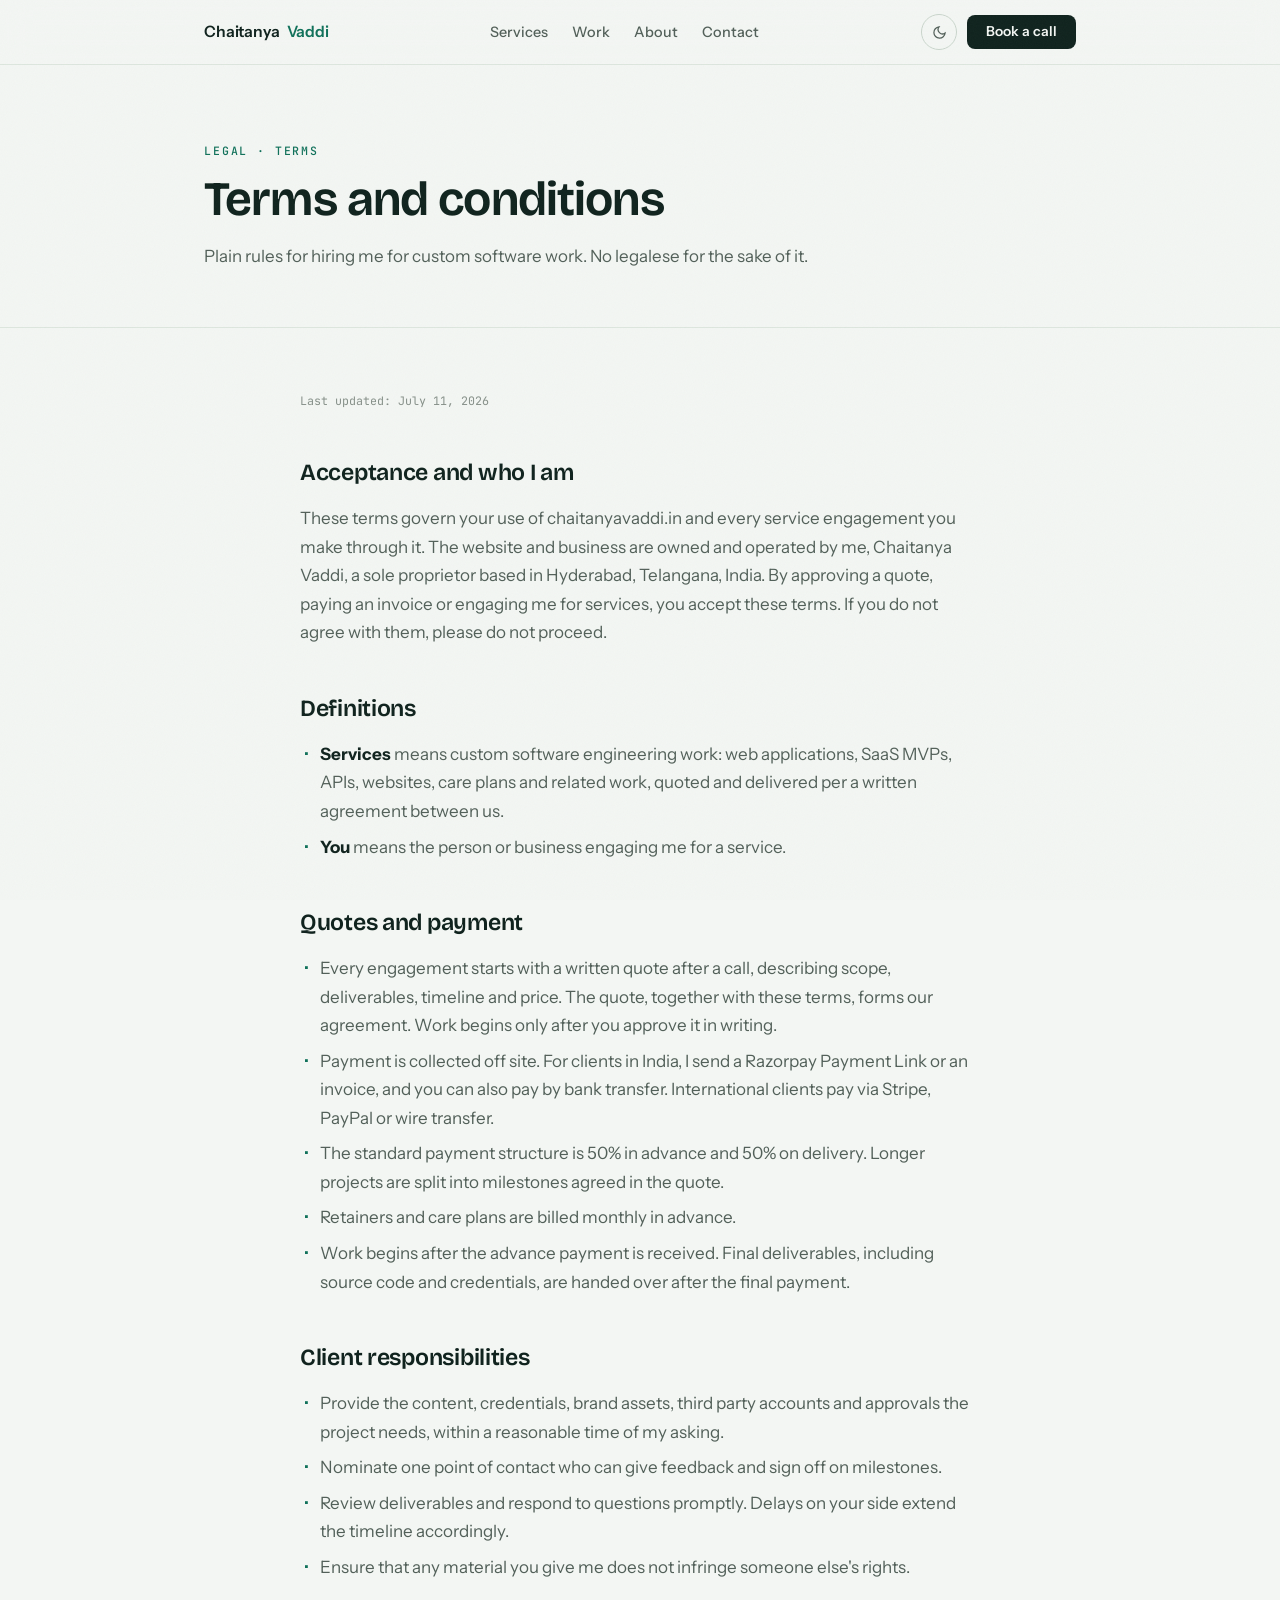
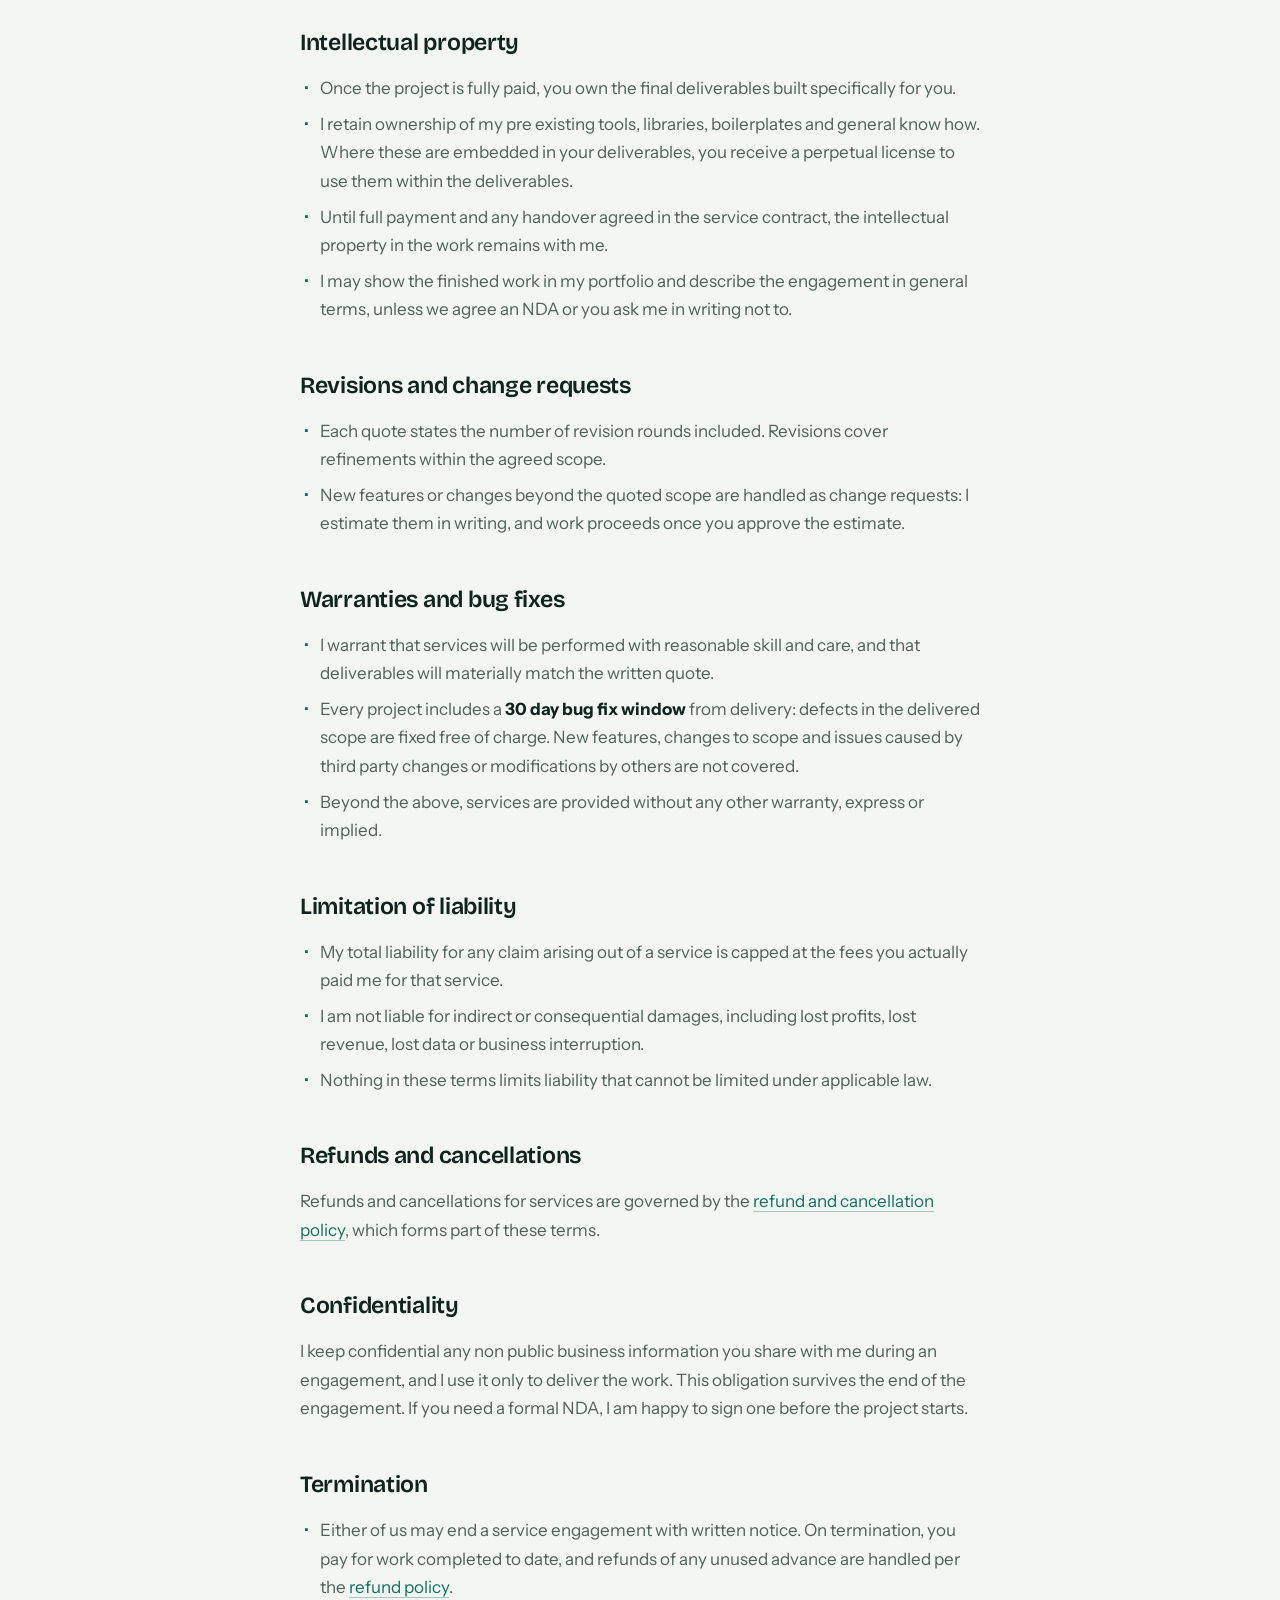
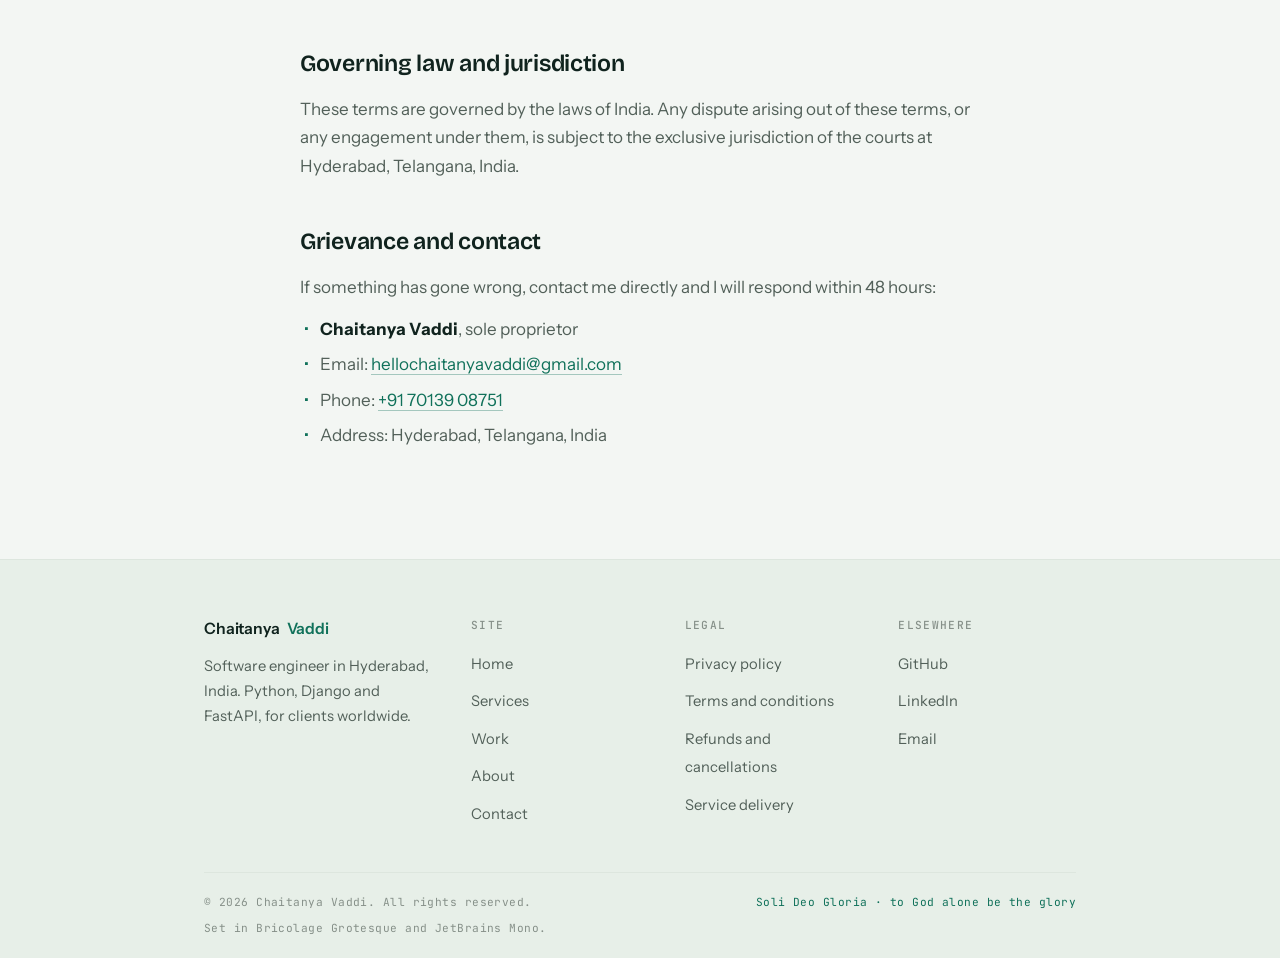
<file: terms.html>
<!DOCTYPE html>
<html lang="en">
<head>
  <meta charset="UTF-8">
  <meta name="viewport" content="width=device-width, initial-scale=1.0">
  <title>Terms and Conditions | Chaitanya Vaddi</title>
  <meta name="description" content="Terms and conditions for custom software services by Chaitanya Vaddi: quotes, payments, intellectual property, warranties and liability.">
  <link rel="canonical" href="https://chaitanyavaddi.in/terms.html">
  <meta name="robots" content="index, follow">
  <meta property="og:type" content="website">
  <meta property="og:url" content="https://chaitanyavaddi.in/terms.html">
  <meta property="og:title" content="Terms and Conditions | Chaitanya Vaddi">
  <meta property="og:description" content="The terms that govern custom software services: quotes, payments, IP, warranties and liability.">
  <meta property="og:image" content="https://chaitanyavaddi.in/assets/img/art-oasis.webp">
  <link rel="icon" type="image/svg+xml" href="/assets/img/favicon.svg">
  <script>(function(){try{var t=localStorage.getItem("cv-theme");if(t!=="dark"&&t!=="light"){t="light"}document.documentElement.setAttribute("data-theme",t)}catch(e){}})();</script>
  <link rel="preconnect" href="https://fonts.googleapis.com">
  <link rel="preconnect" href="https://fonts.gstatic.com" crossorigin>
  <link href="https://fonts.googleapis.com/css2?family=Bricolage+Grotesque:opsz,wght@12..96,400..700&family=Instrument+Sans:wght@400;500;600&family=JetBrains+Mono:wght@400;500&display=swap" rel="stylesheet">
  <link rel="stylesheet" href="/assets/css/style.css">
</head>
<body data-page="legal">
  <div id="site-header"></div>

  <main id="main">
    <section class="page-hero">
      <div class="wrap">
        <p class="eyebrow">Legal · terms</p>
        <h1>Terms and conditions</h1>
        <p class="lede">Plain rules for hiring me for custom software work. No legalese for the sake of it.</p>
      </div>
    </section>

    <div class="prose-wrap prose">
      <p class="policy-updated">Last updated: July 11, 2026</p>

      <h2>Acceptance and who I am</h2>
      <p>These terms govern your use of chaitanyavaddi.in and every service engagement you make through it. The website and business are owned and operated by me, Chaitanya Vaddi, a sole proprietor based in Hyderabad, Telangana, India. By approving a quote, paying an invoice or engaging me for services, you accept these terms. If you do not agree with them, please do not proceed.</p>

      <h2>Definitions</h2>
      <ul>
        <li><strong>Services</strong> means custom software engineering work: web applications, SaaS MVPs, APIs, websites, care plans and related work, quoted and delivered per a written agreement between us.</li>
        <li><strong>You</strong> means the person or business engaging me for a service.</li>
      </ul>

      <h2>Quotes and payment</h2>
      <ul>
        <li>Every engagement starts with a written quote after a call, describing scope, deliverables, timeline and price. The quote, together with these terms, forms our agreement. Work begins only after you approve it in writing.</li>
        <li>Payment is collected off site. For clients in India, I send a Razorpay Payment Link or an invoice, and you can also pay by bank transfer. International clients pay via Stripe, PayPal or wire transfer.</li>
        <li>The standard payment structure is 50% in advance and 50% on delivery. Longer projects are split into milestones agreed in the quote.</li>
        <li>Retainers and care plans are billed monthly in advance.</li>
        <li>Work begins after the advance payment is received. Final deliverables, including source code and credentials, are handed over after the final payment.</li>
      </ul>

      <h2>Client responsibilities</h2>
      <ul>
        <li>Provide the content, credentials, brand assets, third party accounts and approvals the project needs, within a reasonable time of my asking.</li>
        <li>Nominate one point of contact who can give feedback and sign off on milestones.</li>
        <li>Review deliverables and respond to questions promptly. Delays on your side extend the timeline accordingly.</li>
        <li>Ensure that any material you give me does not infringe someone else's rights.</li>
      </ul>

      <h2>Intellectual property</h2>
      <ul>
        <li>Once the project is fully paid, you own the final deliverables built specifically for you.</li>
        <li>I retain ownership of my pre existing tools, libraries, boilerplates and general know how. Where these are embedded in your deliverables, you receive a perpetual license to use them within the deliverables.</li>
        <li>Until full payment and any handover agreed in the service contract, the intellectual property in the work remains with me.</li>
        <li>I may show the finished work in my portfolio and describe the engagement in general terms, unless we agree an NDA or you ask me in writing not to.</li>
      </ul>

      <h2>Revisions and change requests</h2>
      <ul>
        <li>Each quote states the number of revision rounds included. Revisions cover refinements within the agreed scope.</li>
        <li>New features or changes beyond the quoted scope are handled as change requests: I estimate them in writing, and work proceeds once you approve the estimate.</li>
      </ul>

      <h2>Warranties and bug fixes</h2>
      <ul>
        <li>I warrant that services will be performed with reasonable skill and care, and that deliverables will materially match the written quote.</li>
        <li>Every project includes a <strong>30 day bug fix window</strong> from delivery: defects in the delivered scope are fixed free of charge. New features, changes to scope and issues caused by third party changes or modifications by others are not covered.</li>
        <li>Beyond the above, services are provided without any other warranty, express or implied.</li>
      </ul>

      <h2>Limitation of liability</h2>
      <ul>
        <li>My total liability for any claim arising out of a service is capped at the fees you actually paid me for that service.</li>
        <li>I am not liable for indirect or consequential damages, including lost profits, lost revenue, lost data or business interruption.</li>
        <li>Nothing in these terms limits liability that cannot be limited under applicable law.</li>
      </ul>

      <h2>Refunds and cancellations</h2>
      <p>Refunds and cancellations for services are governed by the <a href="/refunds.html">refund and cancellation policy</a>, which forms part of these terms.</p>

      <h2>Confidentiality</h2>
      <p>I keep confidential any non public business information you share with me during an engagement, and I use it only to deliver the work. This obligation survives the end of the engagement. If you need a formal NDA, I am happy to sign one before the project starts.</p>

      <h2>Termination</h2>
      <ul>
        <li>Either of us may end a service engagement with written notice. On termination, you pay for work completed to date, and refunds of any unused advance are handled per the <a href="/refunds.html">refund policy</a>.</li>
      </ul>

      <h2>Governing law and jurisdiction</h2>
      <p>These terms are governed by the laws of India. Any dispute arising out of these terms, or any engagement under them, is subject to the exclusive jurisdiction of the courts at Hyderabad, Telangana, India.</p>

      <h2>Grievance and contact</h2>
      <p>If something has gone wrong, contact me directly and I will respond within 48 hours:</p>
      <ul>
        <li><strong>Chaitanya Vaddi</strong>, sole proprietor</li>
        <li>Email: <a href="mailto:hellochaitanyavaddi@gmail.com">hellochaitanyavaddi@gmail.com</a></li>
        <li>Phone: <a href="tel:+917013908751">+91 70139 08751</a></li>
        <li>Address: Hyderabad, Telangana, India</li>
      </ul>
    </div>
  </main>

  <div id="site-footer"></div>

  <script src="/assets/js/main.js" defer></script>
</body>
</html>
</file>
<file: assets/css/style.css>
/* ============================================================
   chaitanyavaddi.in · v3
   Quiet, personal, cinematic. Emerald green + deep ocean blue
   on cool paper, halftone texture, artwork from the vibe set.
   Type: Bricolage Grotesque / Instrument Sans / JetBrains Mono
   ============================================================ */

:root {
  --bg: #f3f6f3;
  --surface: #e7efe8;
  --surface-2: #d9e5db;
  --ink: #10231e;
  --ink-2: #526059;
  --ink-3: #869089;
  --line: #dde6de;
  --line-strong: #c9d5cb;
  --accent: #10715a;
  --accent-strong: #0b5946;
  --accent-vivid: #159c78;
  --accent-soft: #dbeee6;
  --deep: #0d3b4e;
  --deep-2: #092c3c;
  --on-deep: #e9f2ef;
  --on-deep-2: #93b4b2;
  --card: #ffffff;
  --shadow: 0 1px 2px rgba(13, 40, 45, 0.05), 0 8px 24px rgba(13, 40, 45, 0.07);
  --shadow-lift: 0 2px 4px rgba(13, 40, 45, 0.06), 0 16px 40px rgba(13, 40, 45, 0.12);
  --radius: 10px;
  --radius-lg: 14px;
  --font-display: "Bricolage Grotesque", "Instrument Sans", sans-serif;
  --font-body: "Instrument Sans", -apple-system, "Segoe UI", sans-serif;
  --font-mono: "JetBrains Mono", "SF Mono", Menlo, monospace;
  --w-page: 920px;
  --w-prose: 680px;
  --ease: cubic-bezier(0.22, 1, 0.36, 1);
}

[data-theme="dark"] {
  --bg: #0a1917;
  --surface: #112724;
  --surface-2: #17322e;
  --ink: #e7efe9;
  --ink-2: #9fb1a9;
  --ink-3: #6a7c76;
  --line: #1c3430;
  --line-strong: #2a4741;
  --accent: #46c39a;
  --accent-strong: #63d0ac;
  --accent-vivid: #46c39a;
  --accent-soft: #123029;
  --deep: #072834;
  --deep-2: #041b25;
  --on-deep: #e9f2ef;
  --on-deep-2: #93b4b2;
  --card: #0e2320;
  --shadow: 0 1px 2px rgba(0, 0, 0, 0.35), 0 8px 24px rgba(0, 0, 0, 0.4);
  --shadow-lift: 0 2px 4px rgba(0, 0, 0, 0.4), 0 16px 40px rgba(0, 0, 0, 0.5);
}

/* ---------- reset ---------- */
*, *::before, *::after { box-sizing: border-box; margin: 0; padding: 0; }
html { scroll-behavior: smooth; }
body {
  background: var(--bg);
  color: var(--ink);
  font-family: var(--font-body);
  font-size: 1.0625rem;
  line-height: 1.68;
  -webkit-font-smoothing: antialiased;
  text-rendering: optimizeLegibility;
  transition: background-color 0.35s ease, color 0.35s ease;
}
img { max-width: 100%; height: auto; display: block; }
a { color: inherit; text-decoration: none; }
button { font: inherit; color: inherit; background: none; border: 0; cursor: pointer; }
ul, ol { list-style: none; }
::selection { background: var(--accent-vivid); color: var(--deep-2); }

/* quiet film grain */
body::after {
  content: "";
  position: fixed;
  inset: 0;
  pointer-events: none;
  z-index: 2000;
  opacity: 0.032;
  background-image: url("data:image/svg+xml,%3Csvg xmlns='http://www.w3.org/2000/svg' width='160' height='160'%3E%3Cfilter id='n'%3E%3CfeTurbulence type='fractalNoise' baseFrequency='0.9' numOctaves='2'/%3E%3C/filter%3E%3Crect width='160' height='160' filter='url(%23n)'/%3E%3C/svg%3E");
}
[data-theme="dark"] body::after { opacity: 0.05; }

/* ---------- utilities ---------- */
.wrap { max-width: var(--w-page); margin: 0 auto; padding: 0 24px; }
.prose-wrap { max-width: var(--w-prose); margin: 0 auto; padding: 0 24px; }

.eyebrow {
  font-family: var(--font-mono);
  font-size: 0.72rem;
  font-weight: 500;
  letter-spacing: 0.16em;
  text-transform: uppercase;
  color: var(--accent);
}
.section-head { margin-bottom: 40px; }
.section-head h2 {
  font-family: var(--font-display);
  font-size: clamp(1.7rem, 3.4vw, 2.3rem);
  font-weight: 600;
  line-height: 1.12;
  letter-spacing: -0.015em;
  margin-top: 12px;
  max-width: 24ch;
}
.section-head p { color: var(--ink-2); max-width: 58ch; margin-top: 12px; font-size: 1rem; }
.section-head .link-more { margin-top: 12px; display: inline-block; }

.mono-note {
  font-family: var(--font-mono);
  font-size: 0.73rem;
  letter-spacing: 0.04em;
  color: var(--ink-3);
}

.link-arrow {
  color: var(--accent);
  font-weight: 600;
  font-size: 0.95rem;
  display: inline-flex;
  align-items: center;
  gap: 7px;
}
.link-arrow svg { transition: transform 0.25s var(--ease); }
.link-arrow:hover svg { transform: translateX(3px); }

.btn {
  display: inline-flex;
  align-items: center;
  gap: 10px;
  padding: 13px 24px;
  border-radius: 8px;
  font-weight: 600;
  font-size: 0.95rem;
  line-height: 1;
  border: 1px solid transparent;
  transition: transform 0.25s var(--ease), box-shadow 0.25s var(--ease),
    background-color 0.25s ease, color 0.25s ease, border-color 0.25s ease;
}
.btn svg { transition: transform 0.25s var(--ease); }
.btn:hover svg { transform: translateX(3px); }
.btn-solid { background: var(--ink); color: var(--bg); }
.btn-solid:hover { background: var(--deep); color: var(--on-deep); transform: translateY(-1px); box-shadow: var(--shadow); }
[data-theme="dark"] .btn-solid { background: var(--accent-vivid); color: var(--deep-2); }
[data-theme="dark"] .btn-solid:hover { background: var(--accent-strong); }
.btn-ghost { border-color: var(--line-strong); color: var(--ink); }
.btn-ghost:hover { border-color: var(--ink); transform: translateY(-1px); }
.btn-amber { background: var(--accent-vivid); color: #04231a; }
.btn-amber:hover { background: var(--accent-strong); color: var(--on-deep); transform: translateY(-1px); box-shadow: var(--shadow); }

/* reveals */
.reveal { opacity: 0; transform: translateY(16px); transition: opacity 0.65s var(--ease), transform 0.65s var(--ease); }
.reveal.is-in { opacity: 1; transform: none; }

@media (prefers-reduced-motion: reduce) {
  html { scroll-behavior: auto; }
  *, *::before, *::after { animation-duration: 0.01ms !important; animation-iteration-count: 1 !important; transition-duration: 0.01ms !important; }
  .reveal { opacity: 1; transform: none; }
}

/* ---------- header ---------- */
.site-header {
  position: sticky;
  top: 0;
  z-index: 100;
  background: color-mix(in srgb, var(--bg) 84%, transparent);
  backdrop-filter: blur(14px);
  -webkit-backdrop-filter: blur(14px);
  border-bottom: 1px solid var(--line);
}
.site-header .wrap {
  display: flex;
  align-items: center;
  justify-content: space-between;
  height: 64px;
  gap: 16px;
}
.brand { display: flex; align-items: baseline; gap: 7px; font-weight: 600; letter-spacing: -0.01em; font-size: 0.98rem; }
.brand .brand-dot { color: var(--accent); }
.brand .brand-tld { font-family: var(--font-mono); font-size: 0.75rem; color: var(--ink-3); }

.site-nav { display: flex; align-items: center; gap: 24px; }
.site-nav a {
  font-size: 0.9rem;
  font-weight: 500;
  color: var(--ink-2);
  position: relative;
  padding: 4px 0;
}
.site-nav a::after {
  content: "";
  position: absolute;
  left: 0; bottom: 0;
  width: 100%; height: 1px;
  background: var(--accent);
  transform: scaleX(0);
  transform-origin: right;
  transition: transform 0.3s var(--ease);
}
.site-nav a:hover, .site-nav a[aria-current="page"] { color: var(--ink); }
.site-nav a:hover::after, .site-nav a[aria-current="page"]::after { transform: scaleX(1); transform-origin: left; }

.header-actions { display: flex; align-items: center; gap: 10px; }
.header-cta { padding: 9px 18px; font-size: 0.86rem; }

.theme-toggle {
  width: 36px; height: 36px;
  border-radius: 50%;
  border: 1px solid var(--line-strong);
  display: grid;
  place-items: center;
  color: var(--ink-2);
  transition: border-color 0.25s ease, color 0.25s ease, transform 0.25s var(--ease);
}
.theme-toggle:hover { border-color: var(--ink); color: var(--ink); transform: rotate(15deg); }
.theme-toggle .icon-sun { display: none; }
[data-theme="dark"] .theme-toggle .icon-sun { display: block; }
[data-theme="dark"] .theme-toggle .icon-moon { display: none; }

.nav-burger { display: none; width: 36px; height: 36px; border-radius: 8px; place-items: center; color: var(--ink); }

@media (max-width: 800px) {
  .site-nav {
    position: fixed;
    inset: 64px 0 auto 0;
    flex-direction: column;
    align-items: flex-start;
    gap: 0;
    background: var(--bg);
    border-bottom: 1px solid var(--line);
    padding: 8px 24px 20px;
    display: none;
  }
  .site-nav.open { display: flex; }
  .site-nav a { padding: 12px 0; font-size: 1.05rem; width: 100%; }
  .nav-burger { display: grid; }
  .header-cta { display: none; }
}

/* ---------- hero ---------- */
.hero { padding: 72px 0 84px; }
.hero .wrap {
  display: grid;
  grid-template-columns: 1.02fr 0.98fr;
  gap: 52px;
  align-items: stretch;
}
.hero-inner { align-self: center; }
.hero .eyebrow { display: block; margin-bottom: 20px; }
.hero h1 {
  font-family: var(--font-display);
  font-weight: 640;
  font-size: clamp(2.3rem, 5.2vw, 3.6rem);
  line-height: 1.05;
  letter-spacing: -0.022em;
}
.hero h1 .accent { color: var(--accent); }
.hero-sub {
  margin-top: 22px;
  color: var(--ink-2);
  font-size: 1.08rem;
  max-width: 46ch;
}
.hero-actions { display: flex; flex-wrap: wrap; gap: 12px; margin-top: 32px; }
.hero-status {
  display: inline-flex;
  align-items: center;
  gap: 9px;
  font-family: var(--font-mono);
  font-size: 0.72rem;
  letter-spacing: 0.1em;
  text-transform: uppercase;
  color: var(--ink-2);
  margin-top: 28px;
}
.status-dot { width: 7px; height: 7px; border-radius: 50%; background: var(--accent-vivid); position: relative; }
.status-dot::after {
  content: "";
  position: absolute;
  inset: -4px;
  border-radius: 50%;
  border: 1px solid var(--accent-vivid);
  animation: pulse 2.2s ease-out infinite;
}
@keyframes pulse {
  0% { transform: scale(0.6); opacity: 1; }
  70%, 100% { transform: scale(1.5); opacity: 0; }
}

/* hero portrait (faithful photo, edges feathered into the page, no box) */
.hero-portrait {
  position: relative;
  align-self: stretch;
  min-height: 460px;
  display: flex;
  justify-content: center;
  align-items: flex-end;
}
.hero-portrait img {
  height: 100%;
  width: auto;
  max-width: 100%;
  object-fit: contain;
  object-position: bottom center;
}

@media (max-width: 820px) {
  .hero .wrap { grid-template-columns: 1fr; gap: 28px; }
  .hero-inner { order: 1; }
  .hero-portrait { order: 2; min-height: 0; }
  .hero-portrait img { max-height: 480px; }
}

/* ---------- sections ---------- */
.section { padding: 88px 0; }
.section + .section { border-top: 1px solid var(--line); }
.section-alt { background: var(--surface); }

/* ---------- services (quiet rows, no prices) ---------- */
.svc-list { border-top: 1px solid var(--line-strong); }
.svc-row {
  display: grid;
  grid-template-columns: 56px 1fr auto;
  gap: 20px;
  align-items: baseline;
  padding: 28px 8px;
  border-bottom: 1px solid var(--line);
  position: relative;
  transition: background-color 0.3s ease, padding-left 0.3s var(--ease);
}
.svc-row:hover { background: var(--surface); padding-left: 18px; }
.svc-num { font-family: var(--font-mono); font-size: 0.76rem; color: var(--ink-3); }
.svc-main h3 {
  font-family: var(--font-display);
  font-size: 1.22rem;
  font-weight: 620;
  letter-spacing: -0.01em;
  line-height: 1.25;
}
.svc-main h3 a::after { content: ""; position: absolute; inset: 0; }
.svc-main p { color: var(--ink-2); font-size: 0.95rem; margin-top: 6px; max-width: 52ch; }
.svc-cta {
  font-family: var(--font-mono);
  font-size: 0.73rem;
  letter-spacing: 0.06em;
  color: var(--accent);
  white-space: nowrap;
}
@media (max-width: 700px) {
  .svc-row { grid-template-columns: 40px 1fr; }
  .svc-cta { grid-column: 2; margin-top: 4px; }
}

/* ---------- boxed service cards ---------- */
.svc-grid {
  display: grid;
  grid-template-columns: repeat(2, 1fr);
  gap: 18px;
}
.svc-card {
  display: flex;
  flex-direction: column;
  gap: 10px;
  background: var(--card);
  border: 1px solid var(--line);
  border-radius: var(--radius-lg);
  padding: 26px 26px 24px;
  transition: transform 0.3s var(--ease), box-shadow 0.3s var(--ease), border-color 0.3s ease;
}
.svc-card:hover { transform: translateY(-3px); box-shadow: var(--shadow-lift); border-color: var(--line-strong); }
.svc-card .svc-num { font-family: var(--font-mono); font-size: 0.74rem; color: var(--accent); letter-spacing: 0.06em; }
.svc-card h3 {
  font-family: var(--font-display);
  font-size: 1.22rem;
  font-weight: 620;
  letter-spacing: -0.01em;
  line-height: 1.22;
}
.svc-card h3 a { transition: color 0.2s ease; }
.svc-card h3 a:hover { color: var(--accent); }
.svc-card > p { color: var(--ink-2); font-size: 0.95rem; flex: 1; }
.svc-book {
  align-self: flex-start;
  display: inline-flex;
  align-items: center;
  gap: 8px;
  margin-top: 8px;
  font-weight: 600;
  font-size: 0.84rem;
  color: var(--accent);
  background: var(--accent-soft);
  border: 1px solid color-mix(in srgb, var(--accent) 28%, transparent);
  border-radius: 8px;
  padding: 9px 16px;
  transition: background-color 0.25s ease, color 0.25s ease, border-color 0.25s ease, transform 0.25s var(--ease);
}
.svc-book svg { transition: transform 0.25s var(--ease); }
.svc-book:hover { background: var(--accent); color: var(--bg); border-color: var(--accent); transform: translateY(-1px); }
.svc-book:hover svg { transform: translateX(3px); }
@media (max-width: 700px) { .svc-grid { grid-template-columns: 1fr; } }

/* ---------- product cards ---------- */
.product-grid {
  display: grid;
  grid-template-columns: repeat(3, 1fr);
  gap: 20px;
}
.product-card {
  position: relative;
  display: flex;
  flex-direction: column;
  background: var(--card);
  border: 1px solid var(--line);
  border-radius: var(--radius-lg);
  overflow: hidden;
  transition: transform 0.3s var(--ease), box-shadow 0.3s var(--ease), border-color 0.3s ease;
}
.product-card:hover { transform: translateY(-3px); box-shadow: var(--shadow-lift); border-color: var(--line-strong); }
.product-thumb { position: relative; aspect-ratio: 800 / 520; overflow: hidden; background: var(--surface-2); }
.product-thumb img { width: 100%; height: 100%; object-fit: cover; transition: transform 0.5s var(--ease); }
.product-card:hover .product-thumb img { transform: scale(1.03); }
.product-badge {
  position: absolute;
  top: 12px; left: 12px;
  font-family: var(--font-mono);
  font-size: 0.64rem;
  letter-spacing: 0.08em;
  text-transform: uppercase;
  background: rgba(13, 26, 46, 0.82);
  color: var(--on-deep);
  padding: 5px 10px;
  border-radius: 6px;
  backdrop-filter: blur(4px);
}
.product-body { padding: 20px; display: flex; flex-direction: column; gap: 9px; flex: 1; }
.product-stack {
  font-family: var(--font-mono);
  font-size: 0.66rem;
  letter-spacing: 0.06em;
  text-transform: uppercase;
  color: var(--ink-3);
  display: flex;
  flex-wrap: wrap;
  gap: 4px 12px;
}
.product-body h3 {
  font-family: var(--font-display);
  font-size: 1.12rem;
  font-weight: 620;
  letter-spacing: -0.01em;
  line-height: 1.25;
}
.product-body h3 a::after { content: ""; position: absolute; inset: 0; }
.product-body > p { color: var(--ink-2); font-size: 0.9rem; flex: 1; }
.product-foot {
  display: flex;
  align-items: center;
  justify-content: space-between;
  gap: 10px;
  padding-top: 12px;
  border-top: 1px solid var(--line);
}
.product-price { font-family: var(--font-display); font-weight: 640; font-size: 1.15rem; }
.product-price .mono-note { display: block; margin-top: 1px; }
.product-buy {
  position: relative;
  z-index: 1;
  font-size: 0.82rem;
  font-weight: 600;
  color: var(--accent);
  border: 1px solid var(--line-strong);
  border-radius: 7px;
  padding: 8px 14px;
  transition: background-color 0.25s ease, color 0.25s ease, border-color 0.25s ease;
}
.product-buy:hover { background: var(--ink); border-color: var(--ink); color: var(--bg); }
@media (max-width: 860px) { .product-grid { grid-template-columns: 1fr 1fr; } }
@media (max-width: 560px) { .product-grid { grid-template-columns: 1fr; } }

.delivery-strip {
  margin-top: 28px;
  border: 1px solid var(--line-strong);
  border-left: 3px solid var(--accent-vivid);
  background: var(--surface);
  border-radius: 0 var(--radius) var(--radius) 0;
  padding: 16px 20px;
  color: var(--ink-2);
  font-size: 0.93rem;
}
.delivery-strip b { color: var(--ink); }

/* ---------- work list (quiet) ---------- */
.work-list { border-top: 1px solid var(--line-strong); }
.work-item {
  display: grid;
  grid-template-columns: 1fr auto;
  gap: 4px 24px;
  padding: 22px 8px;
  border-bottom: 1px solid var(--line);
  position: relative;
  transition: background-color 0.25s ease, padding-left 0.25s var(--ease);
}
.work-item:hover { background: var(--surface); padding-left: 18px; }
.work-item h3 { font-family: var(--font-display); font-size: 1.08rem; font-weight: 620; display: inline-flex; gap: 10px; align-items: baseline; }
.work-item h3 a::after { content: ""; position: absolute; inset: 0; }
.work-item p { color: var(--ink-2); font-size: 0.93rem; grid-column: 1; max-width: 56ch; }
.work-item .mono-note { text-align: right; align-self: start; white-space: nowrap; }
@media (max-width: 640px) {
  .work-item { grid-template-columns: 1fr; }
  .work-item .mono-note { text-align: left; }
}

/* ---------- process (compact) ---------- */
.process-line { display: grid; grid-template-columns: repeat(4, 1fr); gap: 24px; }
.process-step { border-top: 2px solid var(--line-strong); padding-top: 16px; }
.process-step .mono-note { color: var(--accent); }
.process-step h3 { font-family: var(--font-display); font-size: 1.05rem; font-weight: 620; margin: 8px 0 6px; }
.process-step p { color: var(--ink-2); font-size: 0.9rem; }
@media (max-width: 760px) { .process-line { grid-template-columns: 1fr 1fr; } }
@media (max-width: 480px) { .process-line { grid-template-columns: 1fr; } }

/* ---------- intro / about teaser with photo ---------- */
.intro {
  display: grid;
  grid-template-columns: 260px 1fr;
  gap: 44px;
  align-items: center;
}
.intro-photo { position: relative; }
.intro-photo img {
  border-radius: var(--radius-lg);
  border: 1px solid var(--line-strong);
  filter: saturate(0.94);
  width: 100%;
}
.intro-photo::after {
  content: "";
  position: absolute;
  inset: 0;
  border-radius: var(--radius-lg);
  box-shadow: inset 0 0 0 1px color-mix(in srgb, var(--accent) 22%, transparent);
  pointer-events: none;
}
.intro-body .eyebrow { margin-bottom: 14px; }
.intro-body h2 {
  font-family: var(--font-display);
  font-weight: 620;
  font-size: clamp(1.6rem, 3.4vw, 2.15rem);
  line-height: 1.14;
  letter-spacing: -0.015em;
  max-width: 22ch;
}
.intro-body p { color: var(--ink-2); margin-top: 14px; max-width: 54ch; }
.intro-body .link-arrow { margin-top: 18px; }
.intro-sign {
  font-family: var(--font-mono);
  font-size: 0.72rem;
  letter-spacing: 0.06em;
  color: var(--ink-3);
  margin-top: 18px;
}

/* logo wall ("apps like these") */
.lw-grid {
  display: grid;
  grid-template-columns: repeat(6, 1fr);
  gap: 12px;
}
.lw-tile {
  display: flex;
  align-items: center;
  gap: 10px;
  min-width: 0;
  padding: 11px 13px;
  border: 1px solid var(--line);
  border-radius: 11px;
  background: var(--card);
  transition: transform 0.25s var(--ease), box-shadow 0.25s var(--ease), border-color 0.25s ease;
}
a.lw-tile:hover { transform: translateY(-2px); box-shadow: var(--shadow); border-color: var(--line-strong); }
.lw-logo {
  width: 24px; height: 24px;
  flex: none;
  object-fit: contain;
  border-radius: 5px;
  background: #fff;
  padding: 2px;
  border: 1px solid var(--line);
}
.lw-name {
  font-size: 0.82rem;
  font-weight: 500;
  color: var(--ink-2);
  white-space: nowrap;
  overflow: hidden;
  text-overflow: ellipsis;
}
.lw-more {
  justify-content: center;
  font-family: var(--font-mono);
  font-size: 0.78rem;
  color: var(--accent);
  border-style: dashed;
  border-color: color-mix(in srgb, var(--accent) 45%, transparent);
  background: transparent;
}
@media (max-width: 960px) { .lw-grid { grid-template-columns: repeat(4, 1fr); } }
@media (max-width: 640px) { .lw-grid { grid-template-columns: repeat(2, 1fr); } }

/* scroll-driven left-to-right text fill */
.reveal-text { color: var(--ink-3); }
.reveal-text .rw { color: var(--ink-3); transition: color 0.2s linear; }
.reveal-text .rw.on { color: var(--ink); }

/* homepage discipline grid */
.disc-grid { display: grid; grid-template-columns: repeat(3, 1fr); gap: 16px; }
.disc-card {
  position: relative;
  display: flex;
  flex-direction: column;
  gap: 7px;
  padding: 22px 22px 20px;
  border: 1px solid var(--line);
  border-radius: var(--radius-lg);
  background: var(--card);
  transition: transform 0.3s var(--ease), box-shadow 0.3s var(--ease), border-color 0.3s ease;
}
.disc-card:hover { transform: translateY(-3px); box-shadow: var(--shadow-lift); border-color: color-mix(in srgb, var(--chap) 45%, var(--line-strong)); }
.disc-card .n {
  font-family: var(--font-display);
  font-weight: 700;
  font-size: 1.5rem;
  letter-spacing: -0.02em;
  line-height: 1;
  background: linear-gradient(140deg, var(--chap), var(--chap2, var(--chap)));
  -webkit-background-clip: text;
  background-clip: text;
  -webkit-text-fill-color: transparent;
  color: transparent;
}
.disc-card h3 { font-family: var(--font-display); font-size: 1.12rem; font-weight: 620; letter-spacing: -0.01em; margin-top: 4px; }
.disc-card > p { color: var(--ink-2); font-size: 0.88rem; flex: 1; }
.disc-card .go {
  display: inline-flex;
  align-items: center;
  gap: 6px;
  margin-top: 10px;
  font-family: var(--font-mono);
  font-size: 0.72rem;
  letter-spacing: 0.04em;
  color: var(--chap);
}
.disc-card .go svg { transition: transform 0.25s var(--ease); }
.disc-card:hover .go svg { transform: translateX(4px); }
@media (max-width: 820px) { .disc-grid { grid-template-columns: 1fr 1fr; } }
@media (max-width: 520px) { .disc-grid { grid-template-columns: 1fr; } }
@media (max-width: 700px) {
  .intro { grid-template-columns: 1fr; gap: 28px; }
  .intro-photo { max-width: 220px; }
}

/* ---------- deep band (ocean blue, halftone) ---------- */
.deep-band {
  background: var(--deep-2);
  color: var(--on-deep);
  position: relative;
  overflow: hidden;
}
.deep-band::before {
  content: "";
  position: absolute;
  inset: 0;
  background-image: radial-gradient(color-mix(in srgb, var(--on-deep) 14%, transparent) 1px, transparent 1px);
  background-size: 14px 14px;
  mask-image: linear-gradient(180deg, transparent 0%, #000 55%);
  -webkit-mask-image: linear-gradient(180deg, transparent 0%, #000 55%);
  pointer-events: none;
}
.deep-band .wrap { position: relative; }
.deep-band .eyebrow { color: var(--accent-vivid); }
.deep-band h2 {
  font-family: var(--font-display);
  font-weight: 640;
  font-size: clamp(1.9rem, 4.5vw, 2.8rem);
  line-height: 1.1;
  letter-spacing: -0.015em;
  margin-top: 14px;
  max-width: 22ch;
}
.deep-band p { color: var(--on-deep-2); margin-top: 14px; max-width: 52ch; }
.deep-band .hero-actions { margin-top: 30px; }
.deep-band .btn-ghost { border-color: rgba(242, 236, 220, 0.3); color: var(--on-deep); }
.deep-band .btn-ghost:hover { border-color: var(--on-deep); }
.cta-email {
  font-family: var(--font-mono);
  font-size: 0.82rem;
  color: var(--on-deep-2);
  margin-top: 24px;
  display: inline-block;
  border-bottom: 1px solid rgba(242, 236, 220, 0.3);
  padding-bottom: 2px;
  transition: color 0.25s ease, border-color 0.25s ease;
}
.cta-email:hover { color: var(--accent-vivid); border-color: var(--accent-vivid); }

/* ---------- footer ---------- */
.site-footer { border-top: 1px solid var(--line); background: var(--surface); }
.footer-grid {
  display: grid;
  grid-template-columns: 1.3fr 1fr 1fr 1fr;
  gap: 36px;
  padding: 56px 0 44px;
}
.footer-brand p { color: var(--ink-2); font-size: 0.92rem; margin-top: 12px; max-width: 28ch; }
.footer-col h3 {
  font-family: var(--font-mono);
  font-size: 0.7rem;
  font-weight: 500;
  letter-spacing: 0.12em;
  text-transform: uppercase;
  color: var(--ink-3);
  margin-bottom: 14px;
}
.footer-col ul { display: grid; gap: 9px; }
.footer-col a { color: var(--ink-2); font-size: 0.92rem; transition: color 0.2s ease; }
.footer-col a:hover { color: var(--accent); }
.footer-bottom {
  border-top: 1px solid var(--line);
  padding: 20px 0;
  display: flex;
  flex-wrap: wrap;
  gap: 8px 24px;
  justify-content: space-between;
  font-family: var(--font-mono);
  font-size: 0.7rem;
  letter-spacing: 0.04em;
  color: var(--ink-3);
}
.footer-bottom .sdg { color: var(--accent); }
@media (max-width: 800px) { .footer-grid { grid-template-columns: 1fr 1fr; } }
@media (max-width: 520px) { .footer-grid { grid-template-columns: 1fr; gap: 28px; } }

/* ---------- inner pages ---------- */
.page-hero { padding: 76px 0 56px; border-bottom: 1px solid var(--line); }
.page-hero h1 {
  font-family: var(--font-display);
  font-weight: 640;
  font-size: clamp(2rem, 4.4vw, 3rem);
  line-height: 1.08;
  letter-spacing: -0.018em;
  margin-top: 14px;
  max-width: 22ch;
}
.page-hero .lede { color: var(--ink-2); font-size: 1.06rem; max-width: 56ch; margin-top: 16px; }

/* prose */
.prose { padding: 64px 0 96px; }
.prose h2 {
  font-family: var(--font-display);
  font-size: 1.45rem;
  font-weight: 620;
  letter-spacing: -0.012em;
  margin: 42px 0 12px;
}
.prose h2:first-child { margin-top: 0; }
.prose h3 { font-size: 1.06rem; font-weight: 600; margin: 26px 0 8px; }
.prose p { color: var(--ink-2); margin-bottom: 13px; }
.prose ul, .prose ol { color: var(--ink-2); margin: 0 0 13px 0; display: grid; gap: 7px; }
.prose ul li { padding-left: 20px; position: relative; }
.prose ul li::before { content: "·"; color: var(--accent); position: absolute; left: 5px; font-weight: 700; }
.prose ol { counter-reset: item; }
.prose ol li { padding-left: 32px; position: relative; counter-increment: item; }
.prose ol li::before {
  content: counter(item, decimal-leading-zero);
  font-family: var(--font-mono);
  font-size: 0.7rem;
  color: var(--accent);
  position: absolute;
  left: 0;
  top: 4px;
}
.prose a { color: var(--accent); border-bottom: 1px solid color-mix(in srgb, var(--accent) 35%, transparent); }
.prose a:hover { border-color: var(--accent); }
.prose strong { color: var(--ink); }
.prose .policy-updated { font-family: var(--font-mono); font-size: 0.73rem; color: var(--ink-3); margin-bottom: 30px; }
.prose table { width: 100%; border-collapse: collapse; margin: 8px 0 20px; font-size: 0.93rem; }
.prose th, .prose td { text-align: left; padding: 11px 13px; border: 1px solid var(--line); color: var(--ink-2); }
.prose th { font-family: var(--font-mono); font-size: 0.7rem; text-transform: uppercase; letter-spacing: 0.08em; color: var(--ink); background: var(--surface); }

.callout {
  border: 1px solid var(--line-strong);
  border-left: 3px solid var(--accent-vivid);
  background: var(--surface);
  border-radius: 0 var(--radius) var(--radius) 0;
  padding: 16px 20px;
  margin: 20px 0;
  color: var(--ink-2);
  font-size: 0.95rem;
}

/* ---------- contact ---------- */
.contact-grid {
  display: grid;
  grid-template-columns: 1.05fr 0.95fr;
  gap: 36px;
  padding: 64px 0 96px;
}
.contact-methods { display: grid; gap: 14px; }
.contact-card {
  display: flex;
  align-items: flex-start;
  gap: 16px;
  border: 1px solid var(--line);
  border-radius: var(--radius-lg);
  background: var(--card);
  padding: 20px;
  transition: transform 0.3s var(--ease), box-shadow 0.3s var(--ease), border-color 0.3s ease;
}
a.contact-card:hover { transform: translateY(-2px); box-shadow: var(--shadow); border-color: var(--line-strong); }
.contact-icon {
  width: 40px; height: 40px;
  flex: none;
  border-radius: 9px;
  background: var(--accent-soft);
  color: var(--accent);
  display: grid;
  place-items: center;
}
.contact-card h3 { font-size: 1rem; font-weight: 600; }
.contact-card p { color: var(--ink-2); font-size: 0.9rem; margin-top: 2px; }
.contact-card .mono-note { margin-top: 5px; }
.contact-aside {
  border: 1px solid var(--line);
  border-radius: var(--radius-lg);
  background: var(--surface);
  padding: 28px;
  height: fit-content;
}
.contact-aside h2 { font-family: var(--font-display); font-size: 1.3rem; font-weight: 620; margin-bottom: 12px; }
.contact-aside p { color: var(--ink-2); font-size: 0.94rem; margin-bottom: 10px; }
.contact-aside ul { display: grid; gap: 9px; margin: 16px 0; }
.contact-aside li { display: flex; gap: 10px; align-items: baseline; color: var(--ink-2); font-size: 0.93rem; }
.contact-aside li::before { content: "→"; color: var(--accent); font-family: var(--font-mono); font-size: 0.78rem; }
@media (max-width: 800px) { .contact-grid { grid-template-columns: 1fr; } }

/* ---------- about ---------- */
.about-grid {
  display: grid;
  grid-template-columns: 240px 1fr;
  gap: 44px;
  padding: 64px 0;
  align-items: start;
}
.about-photo { position: sticky; top: 92px; }
.about-photo img {
  border-radius: var(--radius-lg);
  border: 1px solid var(--line-strong);
  filter: saturate(0.92);
}
.about-photo .mono-note { margin-top: 10px; text-align: center; }
@media (max-width: 760px) {
  .about-grid { grid-template-columns: 1fr; }
  .about-photo { position: static; max-width: 240px; }
}

.timeline { border-left: 1px solid var(--line-strong); display: grid; gap: 30px; padding-left: 26px; margin: 22px 0 8px; }
.timeline-item { position: relative; }
.timeline-item::before {
  content: "";
  position: absolute;
  left: -31px;
  top: 8px;
  width: 9px; height: 9px;
  border-radius: 50%;
  background: var(--bg);
  border: 2px solid var(--accent);
}
.timeline-item .mono-note { color: var(--accent); }
.timeline-item h3 { font-size: 1.03rem; font-weight: 600; margin: 5px 0 4px; }
.timeline-item p { color: var(--ink-2); font-size: 0.93rem; }

/* ---------- 404 ---------- */
.page-404 { text-align: center; padding: 130px 24px; }
.page-404 .code { font-family: var(--font-mono); font-size: 0.78rem; color: var(--accent); letter-spacing: 0.2em; }
.page-404 h1 { font-family: var(--font-display); font-size: clamp(2.6rem, 7vw, 4.4rem); font-weight: 640; letter-spacing: -0.02em; margin: 14px 0 12px; }
.page-404 p { color: var(--ink-2); margin-bottom: 30px; }

/* skip link */
.skip-link {
  position: absolute;
  left: 16px; top: -60px;
  z-index: 300;
  background: var(--accent);
  color: var(--on-deep);
  padding: 10px 18px;
  border-radius: 8px;
  transition: top 0.2s ease;
}
.skip-link:focus { top: 12px; }
:focus-visible { outline: 2px solid var(--accent); outline-offset: 3px; }

/* ============================================================
   Capabilities menu (services page)
   Discipline > Sub-category > Domains > Stack > Examples
   Per-chapter accent set inline via --chap.
   ============================================================ */

/* sticky discipline index */
.cap-index {
  position: sticky;
  top: 64px;
  z-index: 60;
  background: color-mix(in srgb, var(--bg) 86%, transparent);
  -webkit-backdrop-filter: blur(12px);
  backdrop-filter: blur(12px);
  border-bottom: 1px solid var(--line);
}
.cap-index .wrap { display: flex; gap: 8px; overflow-x: auto; padding-top: 12px; padding-bottom: 12px; scrollbar-width: none; }
.cap-index .wrap::-webkit-scrollbar { display: none; }
.cap-index a {
  flex: none;
  display: inline-flex;
  align-items: center;
  gap: 8px;
  font-family: var(--font-mono);
  font-size: 0.74rem;
  letter-spacing: 0.04em;
  color: var(--ink-2);
  border: 1px solid var(--line-strong);
  border-radius: 999px;
  padding: 7px 14px;
  white-space: nowrap;
  transition: color 0.2s ease, border-color 0.2s ease, background-color 0.2s ease;
}
.cap-index a .idx { color: var(--ink-3); }
.cap-index a:hover { color: var(--ink); border-color: var(--ink); }

/* chapter */
.chapter { padding: 40px 0; border-top: 1px solid var(--line); position: relative; overflow: hidden; scroll-margin-top: 116px; }
.chapter.open { padding-bottom: 64px; }
.chapter-alt { background: var(--surface); }
.chapter-head {
  position: relative;
  margin-bottom: 10px;
  padding-bottom: 20px;
  border-bottom: 1px solid;
  border-image: linear-gradient(90deg, color-mix(in srgb, var(--chap) 60%, transparent), color-mix(in srgb, var(--chap2, var(--chap)) 22%, transparent)) 1;
  display: flex;
  align-items: center;
  gap: 24px;
}
.chapter-no {
  flex: none;
  font-family: var(--font-display);
  font-weight: 700;
  font-size: clamp(2.5rem, 5vw, 3.7rem);
  line-height: 0.86;
  letter-spacing: -0.035em;
  background: linear-gradient(145deg, var(--chap) 0%, var(--chap2, var(--chap)) 55%, color-mix(in srgb, var(--chap2, var(--chap)) 35%, transparent) 100%);
  -webkit-background-clip: text;
  background-clip: text;
  -webkit-text-fill-color: transparent;
  color: transparent;
  position: relative; z-index: 1;
}
.chapter-headtext { flex: 1; min-width: 0; }
.chapter-krow { display: flex; align-items: center; gap: 10px; flex-wrap: wrap; }
.price, .chapter-head .k {
  display: inline-flex;
  align-items: center;
  height: 26px;
  font-family: var(--font-mono);
  font-size: 0.68rem;
  line-height: 1;
  color: var(--chap);
  background: color-mix(in srgb, var(--chap) 12%, transparent);
  border: 1px solid color-mix(in srgb, var(--chap) 34%, transparent);
  border-radius: 999px;
  padding: 0 13px;
}
.price { letter-spacing: 0.06em; }
.chapter-head .k { gap: 8px; letter-spacing: 0.14em; text-transform: uppercase; position: relative; z-index: 1; }
.chapter-head h2 {
  font-family: var(--font-display);
  font-size: clamp(2.1rem, 4.8vw, 3.2rem);
  font-weight: 680;
  letter-spacing: -0.025em;
  line-height: 1.04;
  margin-top: 14px;
  max-width: 20ch;
  position: relative; z-index: 1;
}
.chapter-head p { color: var(--ink-2); margin-top: 12px; max-width: 60ch; font-size: 1.05rem; position: relative; z-index: 1; }

/* accordion behaviour */
.chapter-head { cursor: pointer; padding-right: 60px; }
.chapter-toggle {
  position: absolute; inset: 0;
  width: 100%; height: 100%;
  background: none; border: 0; margin: 0; padding: 0;
  cursor: pointer; z-index: 3;
}
.chapter-toggle:focus-visible { outline: 2px solid var(--chap); outline-offset: 6px; border-radius: 8px; }
.chev {
  position: absolute; top: 50%; right: 0;
  transform: translateY(-50%);
  width: 46px; height: 46px;
  display: grid; place-items: center;
  border: 1px solid color-mix(in srgb, var(--chap) 45%, var(--line-strong));
  border-radius: 50%;
  color: var(--chap);
  background: color-mix(in srgb, var(--chap) 10%, transparent);
  z-index: 2;
  transition: border-color 0.2s ease, background-color 0.2s ease;
}
.chev::after {
  content: "";
  position: absolute;
  inset: -5px;
  border-radius: 50%;
  border: 1.5px solid var(--chap);
  animation: chevPulse 1.8s ease-out infinite;
  pointer-events: none;
}
@keyframes chevPulse {
  0% { transform: scale(0.78); opacity: 0.7; }
  70%, 100% { transform: scale(1.5); opacity: 0; }
}
.chev svg { transition: transform 0.35s var(--ease); }
.chapter.open .chev { animation: none; }
.chapter.open .chev::after { display: none; }
.chapter.open .chev svg { transform: rotate(180deg); }
.chapter-head:hover .chev { border-color: var(--chap); background: color-mix(in srgb, var(--chap) 18%, transparent); }
@media (prefers-reduced-motion: reduce) { .chev::after { animation: none; display: none; } }
.chapter-body { display: none; }
.chapter.open .chapter-body { display: block; animation: accOpen 0.45s var(--ease); }
@keyframes accOpen { from { opacity: 0; transform: translateY(-8px); } to { opacity: 1; transform: none; } }
.sr-only { position: absolute; width: 1px; height: 1px; padding: 0; margin: -1px; overflow: hidden; clip: rect(0 0 0 0); white-space: nowrap; border: 0; }

/* sub-category */
.subcat {
  display: grid;
  grid-template-columns: 300px 1fr;
  gap: 30px;
  padding: 30px 0;
  border-top: 1px solid var(--line);
}
.subcat:first-of-type { border-top: 0; }
.subcat-info { border-left: 3px solid color-mix(in srgb, var(--chap) 55%, transparent); padding-left: 18px; }
.subcat-info h3 {
  font-family: var(--font-display);
  font-size: 1.22rem;
  font-weight: 600;
  letter-spacing: -0.008em;
  line-height: 1.22;
  display: flex;
  align-items: center;
  gap: 9px;
}
.subcat-info h3::before {
  content: "";
  width: 9px; height: 9px;
  border-radius: 2px;
  background: var(--chap);
  flex: none;
}
.subcat-info > p { color: var(--ink-2); font-size: 0.93rem; margin-top: 8px; }
.meta-label {
  font-family: var(--font-mono);
  font-size: 0.64rem;
  letter-spacing: 0.14em;
  text-transform: uppercase;
  color: var(--ink-3);
  margin: 16px 0 8px;
}
.tag-row, .stack-row { display: flex; flex-wrap: wrap; gap: 7px; }
.tag {
  display: inline-flex;
  align-items: center;
  gap: 6px;
  font-size: 0.78rem;
  color: var(--ink-2);
  border: 1px solid var(--line-strong);
  border-radius: 999px;
  padding: 4px 11px;
}
.tag::before { content: ""; width: 6px; height: 6px; border-radius: 50%; background: var(--chap); flex: none; }
.chip {
  font-family: var(--font-mono);
  font-size: 0.7rem;
  color: var(--ink-2);
  background: var(--surface-2);
  border-radius: 6px;
  padding: 4px 9px;
}
.tag.more, .chip.more {
  color: var(--chap);
  background: transparent;
  border: 1px dashed color-mix(in srgb, var(--chap) 45%, transparent);
  font-weight: 500;
}
.tag.more::before { display: none; }

/* example shelf */
.shelf-wrap { position: relative; min-width: 0; }
.shelf {
  display: flex;
  gap: 14px;
  overflow-x: auto;
  scroll-snap-type: x mandatory;
  padding: 2px 2px 12px;
  scrollbar-width: thin;
}
.shelf::-webkit-scrollbar { height: 6px; }
.shelf::-webkit-scrollbar-thumb { background: var(--line-strong); border-radius: 6px; }
.shelf::-webkit-scrollbar-track { background: transparent; }
.ex-card {
  scroll-snap-align: start;
  flex: 0 0 216px;
  border: 1px solid var(--line);
  border-radius: 12px;
  background: var(--card);
  overflow: hidden;
  transition: transform 0.3s var(--ease), box-shadow 0.3s var(--ease), border-color 0.3s ease;
}
.ex-card:hover { transform: translateY(-3px); box-shadow: var(--shadow-lift); border-color: var(--line-strong); }
.ex-thumb {
  position: relative;
  aspect-ratio: 16 / 10;
  background: color-mix(in srgb, var(--chap) 9%, var(--surface));
  border-bottom: 1px solid var(--line);
  overflow: hidden;
}
.ex-img { position: absolute; inset: 0; width: 100%; height: 100%; object-fit: cover; display: block; }
.ex-thumb::after {
  content: "";
  position: absolute; inset: 0;
  background: color-mix(in srgb, var(--chap) 20%, transparent);
  mix-blend-mode: soft-light;
  pointer-events: none;
}
[data-theme="dark"] .ex-thumb::after { background: color-mix(in srgb, var(--chap) 26%, transparent); }
.ex-meta { padding: 12px 14px 14px; }
.ex-name { font-weight: 600; font-size: 0.92rem; letter-spacing: -0.005em; }
.ex-desc { color: var(--ink-2); font-size: 0.8rem; margin-top: 3px; line-height: 1.5; }

.chapter-cta { margin-top: 30px; position: relative; z-index: 1; }
.chapter-cta .link-arrow { color: var(--chap); }

/* logo marquee ("apps like ...") */
.logos {
  display: flex;
  align-items: center;
  gap: 14px;
  margin-top: 16px;
  padding-top: 15px;
  border-top: 1px dashed var(--line-strong);
}
.logos-label {
  flex: none;
  font-family: var(--font-mono);
  font-size: 0.64rem;
  letter-spacing: 0.12em;
  text-transform: uppercase;
  color: var(--ink-3);
}
.marq {
  position: relative;
  overflow: hidden;
  flex: 1;
  min-width: 0;
  -webkit-mask-image: linear-gradient(90deg, transparent, #000 5%, #000 95%, transparent);
  mask-image: linear-gradient(90deg, transparent, #000 5%, #000 95%, transparent);
}
.marq-track {
  display: flex;
  gap: 10px;
  width: max-content;
  animation: marq 48s linear infinite;
}
.logos:hover .marq-track { animation-play-state: paused; }
@keyframes marq { to { transform: translateX(-50%); } }
.logo-chip {
  flex: none;
  height: 34px;
  display: inline-flex;
  align-items: center;
  justify-content: center;
  background: #f4f6f8;
  border: 1px solid var(--line-strong);
  border-radius: 8px;
  padding: 0 13px;
}
.logo-chip img { height: 18px; width: auto; max-width: 84px; object-fit: contain; display: block; }
@media (prefers-reduced-motion: reduce) { .marq-track { animation: none; } }

@media (max-width: 760px) {
  .subcat { grid-template-columns: 1fr; gap: 16px; }
  .chapter { padding: 60px 0; }
}

/* ---------- CSS mockups (rendered into [data-mk]) ---------- */
.mk {
  position: absolute;
  left: 16px; right: 16px; bottom: 0; top: 15px;
  border: 1px solid var(--line-strong);
  border-bottom: 0;
  border-radius: 10px 10px 0 0;
  background: var(--card);
  overflow: hidden;
  box-shadow: 0 8px 20px rgba(0, 0, 0, 0.06);
}
.mk .bar { height: 15px; display: flex; align-items: center; gap: 3px; padding: 0 7px; border-bottom: 1px solid var(--line); }
.mk .bar i { width: 4px; height: 4px; border-radius: 50%; background: var(--line-strong); }
.mk .bar i:first-child { background: var(--chap); }
.mk .in { padding: 9px; display: grid; gap: 6px; align-content: start; }
.mk .row { display: flex; gap: 5px; align-items: center; }
.mk .ln { height: 6px; border-radius: 3px; background: var(--surface-2); flex: 1; }
.mk .ln.s { flex: 0 0 42%; } .mk .ln.xs { flex: 0 0 24%; } .mk .ln.hl { background: var(--chap); opacity: 0.6; }
.mk .hero { height: 26px; border-radius: 5px; background: color-mix(in srgb, var(--chap) 32%, var(--surface)); }
.mk .tiles { display: grid; grid-template-columns: repeat(3, 1fr); gap: 5px; }
.mk .tiles span { height: 22px; border-radius: 4px; background: var(--surface-2); }
.mk .kpis { display: grid; grid-template-columns: repeat(3, 1fr); gap: 5px; }
.mk .kpis span { height: 17px; border-radius: 4px; background: color-mix(in srgb, var(--chap) 22%, var(--surface)); }
.mk .bars { display: flex; align-items: flex-end; gap: 4px; height: 32px; margin-top: 2px; }
.mk .bars b { flex: 1; background: var(--chap); opacity: 0.5; border-radius: 2px 2px 0 0; }
.mk .side { display: grid; grid-template-columns: 26px 1fr; gap: 7px; height: 100%; }
.mk .side .col { background: var(--surface-2); border-radius: 0; }
.mk .side .doc { display: grid; gap: 6px; align-content: start; padding: 9px 9px 9px 0; }
.mk .bub { height: 9px; border-radius: 6px; background: var(--surface-2); }
.mk .bub.me { background: var(--chap); opacity: 0.6; margin-left: auto; width: 55%; }
.mk .bub.you { width: 72%; }
.mk .flow { display: flex; align-items: center; gap: 3px; }
.mk .flow .n { flex: 1; height: 20px; border-radius: 5px; background: color-mix(in srgb, var(--chap) 26%, var(--surface)); }
.mk .flow .c { width: 5px; height: 2px; background: var(--line-strong); flex: none; }
.mk .dot { width: 6px; height: 6px; border-radius: 50%; background: #3fb950; flex: none; }
.mk .dot.f { background: #e5534b; }
.mk .method { font-family: var(--font-mono); font-size: 5px; letter-spacing: 0.05em; color: var(--chap); border: 1px solid color-mix(in srgb, var(--chap) 40%, transparent); border-radius: 3px; padding: 1px 3px; flex: none; }
.mk .phone { position: absolute; inset: 7px 30% 0; border: 1px solid var(--line-strong); border-bottom: 0; border-radius: 10px 10px 0 0; background: var(--card); padding: 7px; display: grid; gap: 5px; align-content: start; }
.mk .area { height: 34px; margin-top: 4px; border-radius: 4px; background:
  linear-gradient(180deg, color-mix(in srgb, var(--chap) 28%, transparent), transparent);
  clip-path: polygon(0 70%, 15% 55%, 30% 62%, 45% 35%, 60% 48%, 75% 22%, 100% 38%, 100% 100%, 0 100%); }
</file>
